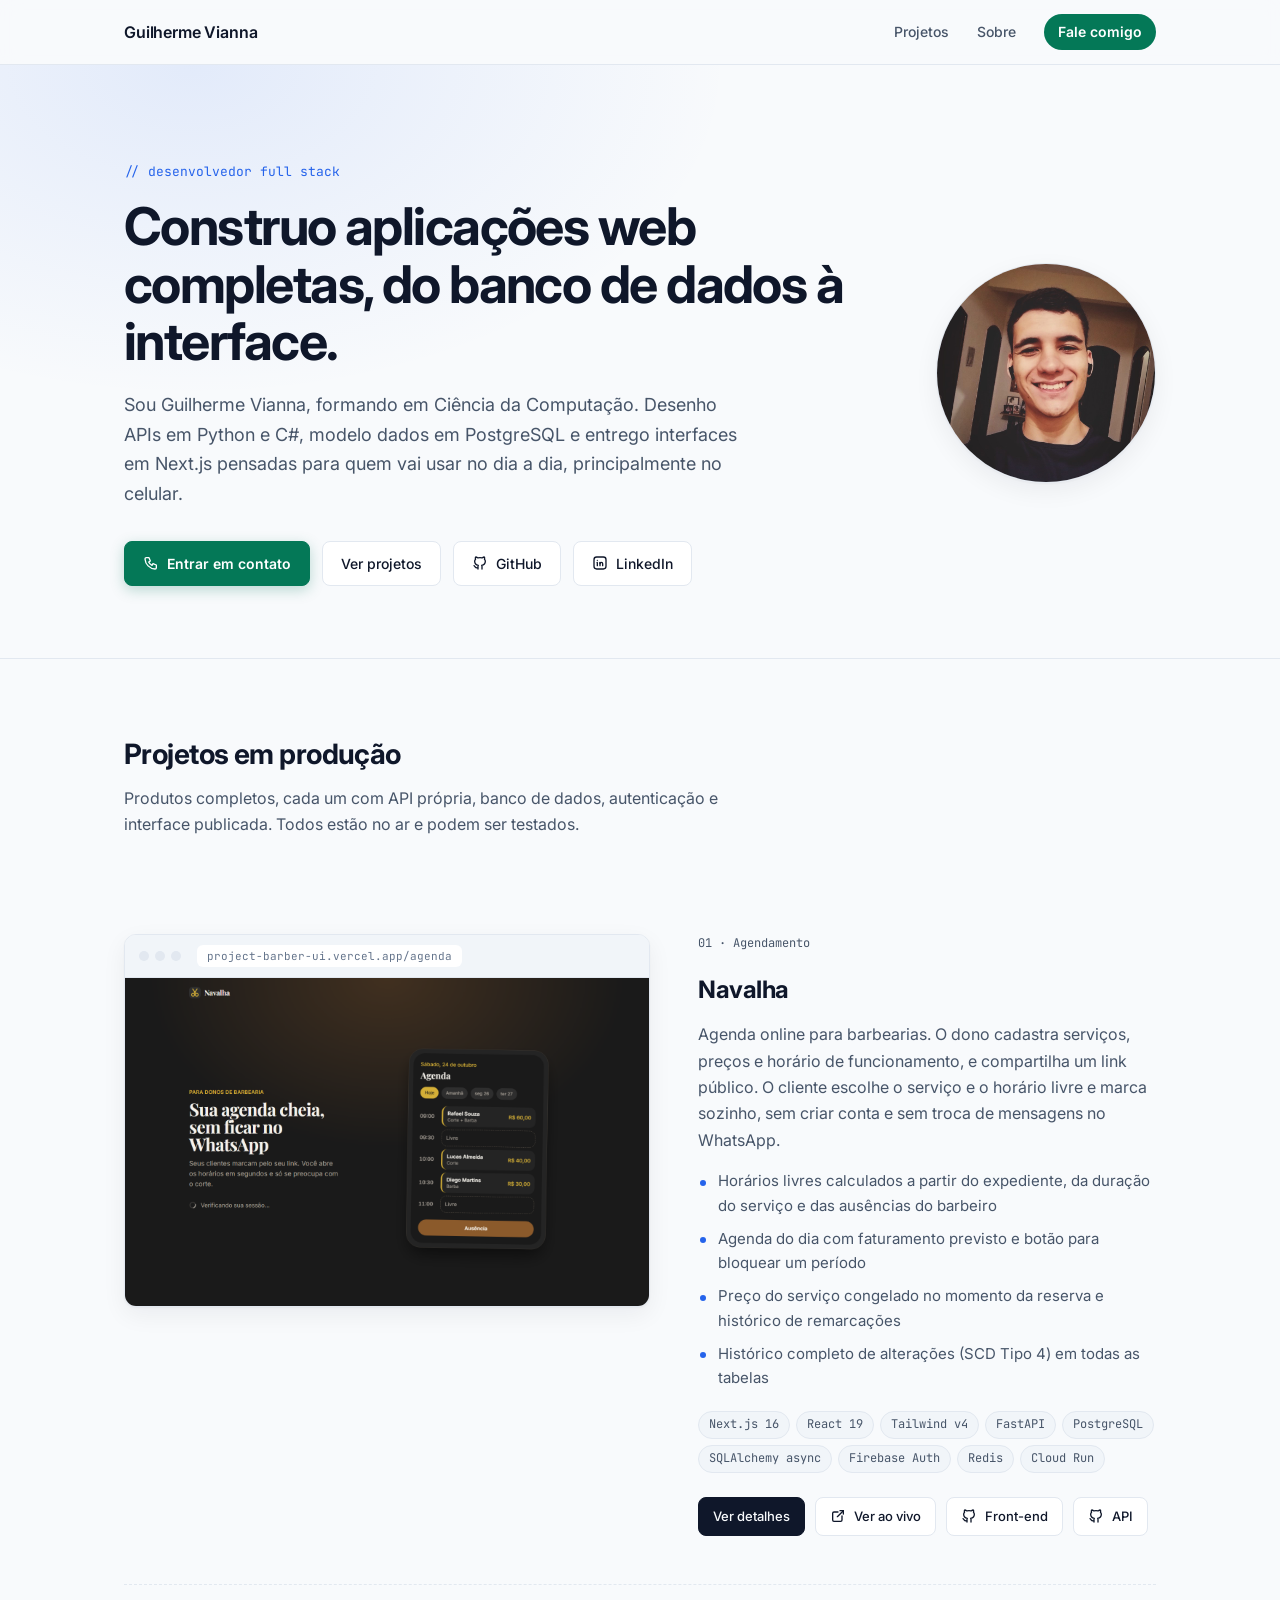
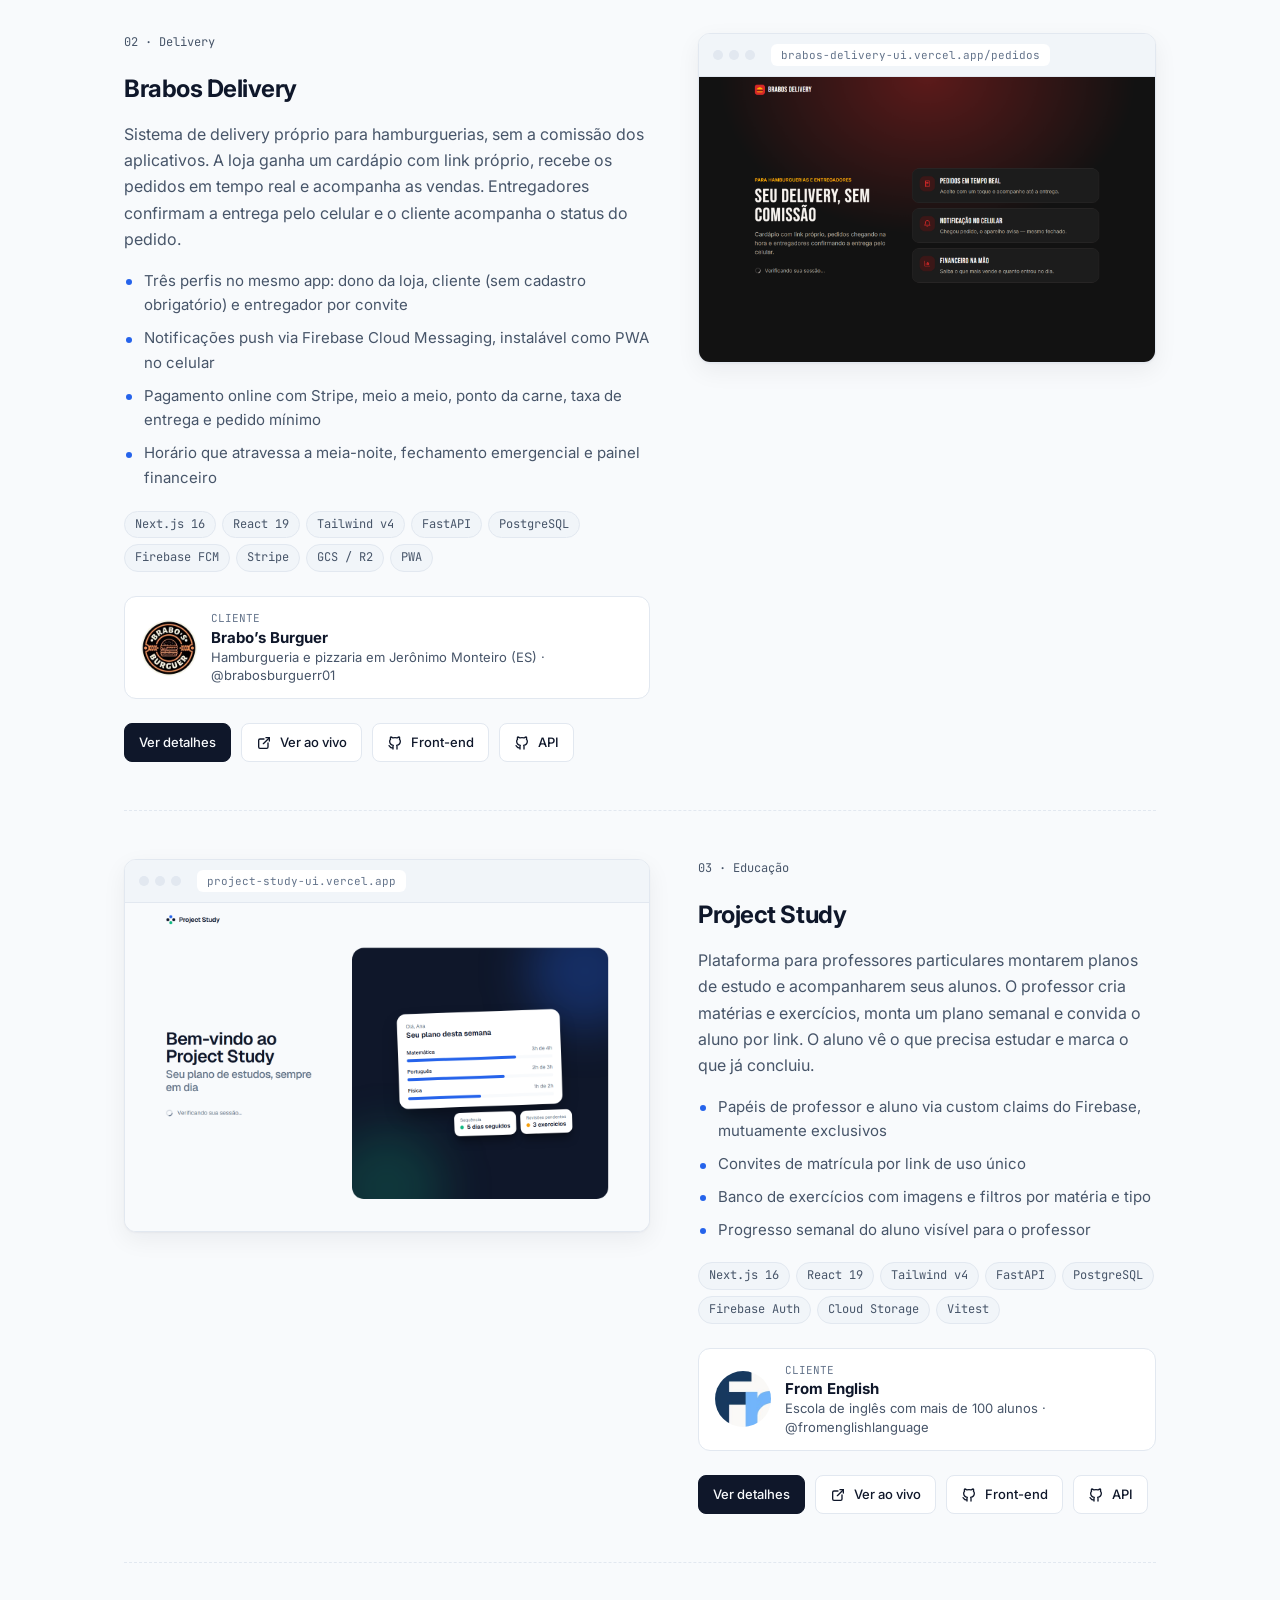
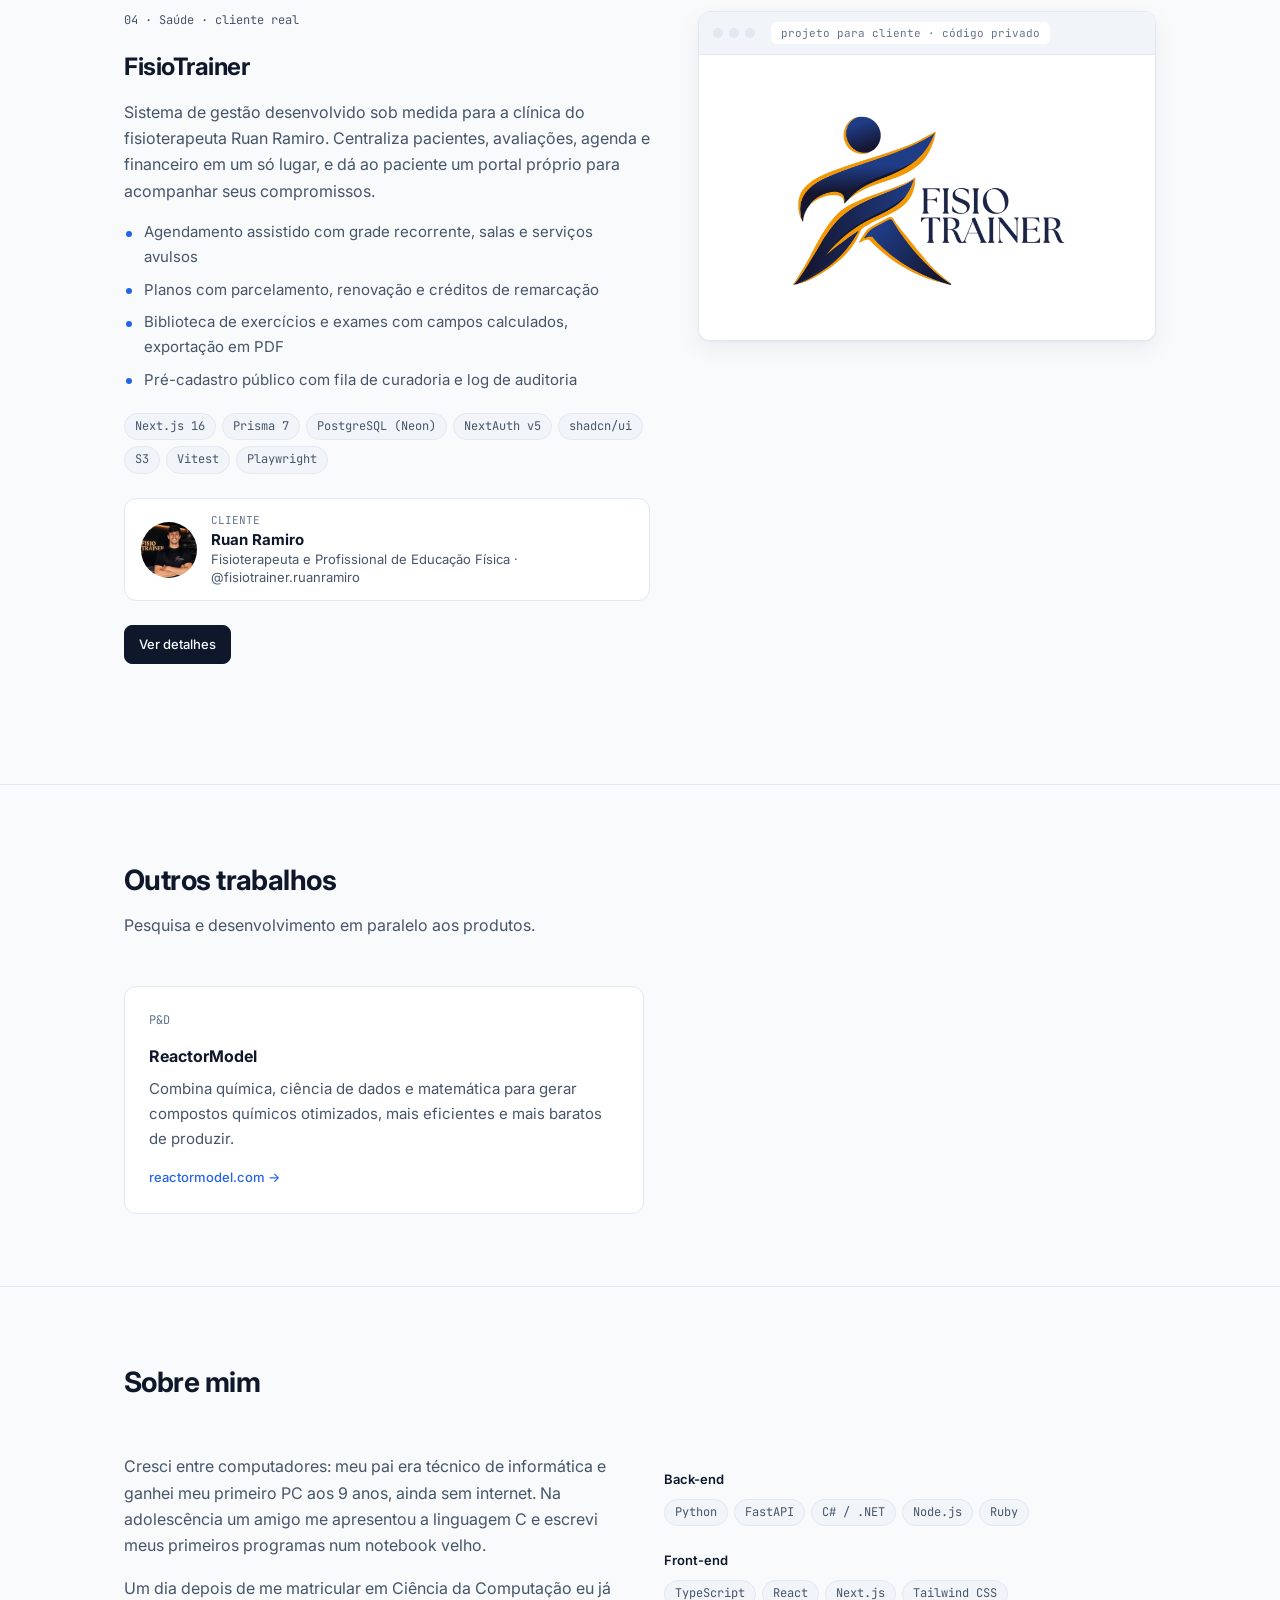
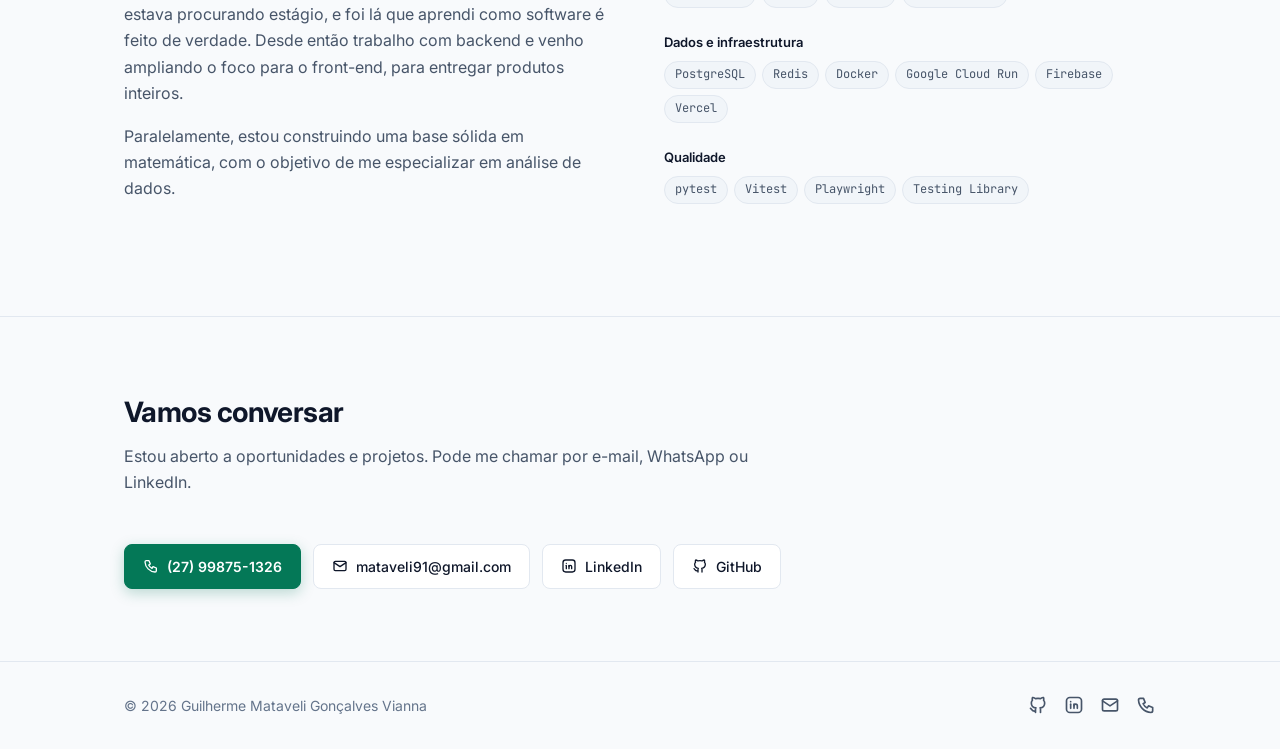
<file: index.html>
<!DOCTYPE html>
<html lang="pt-BR">
  <head>
    <meta charset="UTF-8" />
    <meta name="viewport" content="width=device-width, initial-scale=1.0" />
    <title>Guilherme Vianna · Desenvolvedor Full Stack</title>
    <meta
      name="description"
      content="Portfólio de Guilherme Vianna, desenvolvedor full stack. Aplicações web completas com Next.js, FastAPI, PostgreSQL e Firebase."
    />
    <meta property="og:title" content="Guilherme Vianna · Desenvolvedor Full Stack" />
    <meta
      property="og:description"
      content="Aplicações web completas, do banco de dados à interface."
    />
    <meta property="og:image" content="public/projects/barber.png" />
    <link rel="icon" href="public/eu.jpg" />
    <link rel="stylesheet" href="style.css" />
  </head>
  <body>
    <svg width="0" height="0" style="position: absolute" aria-hidden="true">
      <symbol id="i-github" viewBox="0 0 24 24" fill="none" stroke="currentColor" stroke-width="2" stroke-linecap="round" stroke-linejoin="round">
        <path d="M9 19c-4.3 1.4 -4.3 -2.5 -6 -3m12 5v-3.5c0 -1 .1 -1.4 -.5 -2c2.8 -.3 5.5 -1.4 5.5 -6a4.6 4.6 0 0 0 -1.3 -3.2a4.2 4.2 0 0 0 -.1 -3.2s-1.1 -.3 -3.5 1.3a12.3 12.3 0 0 0 -6.2 0c-2.4 -1.6 -3.5 -1.3 -3.5 -1.3a4.2 4.2 0 0 0 -.1 3.2a4.6 4.6 0 0 0 -1.3 3.2c0 4.6 2.7 5.7 5.5 6c-.6 .6 -.6 1.2 -.5 2v3.5" />
      </symbol>
      <symbol id="i-linkedin" viewBox="0 0 24 24" fill="none" stroke="currentColor" stroke-width="2" stroke-linecap="round" stroke-linejoin="round">
        <path d="M8 11v5" /><path d="M8 8v.01" /><path d="M12 16v-5" /><path d="M16 16v-3a2 2 0 1 0 -4 0" />
        <path d="M3 7a4 4 0 0 1 4 -4h10a4 4 0 0 1 4 4v10a4 4 0 0 1 -4 4h-10a4 4 0 0 1 -4 -4z" />
      </symbol>
      <symbol id="i-mail" viewBox="0 0 24 24" fill="none" stroke="currentColor" stroke-width="2" stroke-linecap="round" stroke-linejoin="round">
        <path d="M3 7a2 2 0 0 1 2 -2h14a2 2 0 0 1 2 2v10a2 2 0 0 1 -2 2h-14a2 2 0 0 1 -2 -2v-10z" /><path d="M3 7l9 6l9 -6" />
      </symbol>
      <symbol id="i-phone" viewBox="0 0 24 24" fill="none" stroke="currentColor" stroke-width="2" stroke-linecap="round" stroke-linejoin="round">
        <path d="M5 4h4l2 5l-2.5 1.5a11 11 0 0 0 5 5l1.5 -2.5l5 2v4a2 2 0 0 1 -2 2a16 16 0 0 1 -15 -15a2 2 0 0 1 2 -2" />
      </symbol>
      <symbol id="i-external" viewBox="0 0 24 24" fill="none" stroke="currentColor" stroke-width="2" stroke-linecap="round" stroke-linejoin="round">
        <path d="M12 6h-6a2 2 0 0 0 -2 2v10a2 2 0 0 0 2 2h10a2 2 0 0 0 2 -2v-6" /><path d="M11 13l9 -9" /><path d="M15 4h5v5" />
      </symbol>
    </svg>

    <header class="site-header">
      <div class="container">
        <a href="#" class="brand">Guilherme Vianna</a>
        <nav class="nav" aria-label="Principal">
          <a href="#projetos">Projetos</a>
          <a href="#sobre">Sobre</a>
          <a href="https://wa.me/5527998751326" class="nav-cta" target="_blank" rel="noopener">Fale comigo</a>
        </nav>
      </div>
    </header>

    <main>
      <div class="hero">
        <div class="container">
          <div>
            <p class="eyebrow">// desenvolvedor full stack</p>
            <h1>Construo aplicações web completas, do banco de dados à interface.</h1>
            <p class="lead">
              Sou Guilherme Vianna, formando em Ciência da Computação. Desenho APIs em
              Python e C#, modelo dados em PostgreSQL e entrego interfaces em Next.js
              pensadas para quem vai usar no dia a dia, principalmente no celular.
            </p>
            <div class="actions">
              <a href="https://wa.me/5527998751326" class="btn btn-cta" target="_blank" rel="noopener">
                <svg><use href="#i-phone" /></svg> Entrar em contato
              </a>
              <a href="#projetos" class="btn">Ver projetos</a>
              <a href="https://github.com/Guilherme-Vianna" class="btn" target="_blank" rel="noopener">
                <svg><use href="#i-github" /></svg> GitHub
              </a>
              <a href="https://www.linkedin.com/in/guilhermemataveli/" class="btn" target="_blank" rel="noopener">
                <svg><use href="#i-linkedin" /></svg> LinkedIn
              </a>
            </div>
          </div>
          <img src="public/eu.jpg" alt="Foto de Guilherme Vianna" class="hero-photo" width="220" height="220" />
        </div>
      </div>

      <section id="projetos">
        <div class="container">
          <div class="section-head">
            <h2>Projetos em produção</h2>
            <p>
              Produtos completos, cada um com API própria, banco de dados, autenticação e
              interface publicada. Todos estão no ar e podem ser testados.
            </p>
          </div>

          <!-- Navalha -->
          <article class="project">
            <div class="project-media">
              <a class="browser" href="https://project-barber-ui.vercel.app/agenda" target="_blank" rel="noopener" aria-label="Abrir Navalha">
                <div class="browser-bar"><span></span><span></span><span></span><span class="url">project-barber-ui.vercel.app/agenda</span></div>
                <img src="public/projects/barber.png" alt="Tela inicial do Navalha mostrando a agenda do dia de uma barbearia" loading="lazy" width="1440" height="900" />
              </a>
            </div>
            <div>
              <p class="project-tag">01 · Agendamento</p>
              <h3><a href="projetos/navalha.html">Navalha</a></h3>
              <p>
                Agenda online para barbearias. O dono cadastra serviços, preços e horário de
                funcionamento, e compartilha um link público. O cliente escolhe o serviço e
                o horário livre e marca sozinho, sem criar conta e sem troca de mensagens no
                WhatsApp.
              </p>
              <ul class="features">
                <li>Horários livres calculados a partir do expediente, da duração do serviço e das ausências do barbeiro</li>
                <li>Agenda do dia com faturamento previsto e botão para bloquear um período</li>
                <li>Preço do serviço congelado no momento da reserva e histórico de remarcações</li>
                <li>Histórico completo de alterações (SCD Tipo 4) em todas as tabelas</li>
              </ul>
              <ul class="stack">
                <li>Next.js 16</li><li>React 19</li><li>Tailwind v4</li><li>FastAPI</li><li>PostgreSQL</li><li>SQLAlchemy async</li><li>Firebase Auth</li><li>Redis</li><li>Cloud Run</li>
              </ul>
              <div class="links">
                <a class="btn btn-primary" href="projetos/navalha.html">Ver detalhes</a>
                <a class="btn" href="https://project-barber-ui.vercel.app/agenda" target="_blank" rel="noopener"><svg><use href="#i-external" /></svg> Ver ao vivo</a>
                <a class="btn" href="https://github.com/Guilherme-Vianna/project-barber-ui" target="_blank" rel="noopener"><svg><use href="#i-github" /></svg> Front-end</a>
                <a class="btn" href="https://github.com/Guilherme-Vianna/project-barber-api" target="_blank" rel="noopener"><svg><use href="#i-github" /></svg> API</a>
              </div>
            </div>
          </article>

          <!-- Brabos Delivery -->
          <article class="project">
            <div class="project-media">
              <a class="browser" href="https://brabos-delivery-ui.vercel.app/pedidos" target="_blank" rel="noopener" aria-label="Abrir Brabos Delivery">
                <div class="browser-bar"><span></span><span></span><span></span><span class="url">brabos-delivery-ui.vercel.app/pedidos</span></div>
                <img src="public/projects/delivery.png" alt="Tela inicial do Brabos Delivery com destaques de pedidos em tempo real, notificações e financeiro" loading="lazy" width="1440" height="900" />
              </a>
            </div>
            <div>
              <p class="project-tag">02 · Delivery</p>
              <h3><a href="projetos/brabos-delivery.html">Brabos Delivery</a></h3>
              <p>
                Sistema de delivery próprio para hamburguerias, sem a comissão dos
                aplicativos. A loja ganha um cardápio com link próprio, recebe os pedidos em
                tempo real e acompanha as vendas. Entregadores confirmam a entrega pelo
                celular e o cliente acompanha o status do pedido.
              </p>
              <ul class="features">
                <li>Três perfis no mesmo app: dono da loja, cliente (sem cadastro obrigatório) e entregador por convite</li>
                <li>Notificações push via Firebase Cloud Messaging, instalável como PWA no celular</li>
                <li>Pagamento online com Stripe, meio a meio, ponto da carne, taxa de entrega e pedido mínimo</li>
                <li>Horário que atravessa a meia-noite, fechamento emergencial e painel financeiro</li>
              </ul>
              <ul class="stack">
                <li>Next.js 16</li><li>React 19</li><li>Tailwind v4</li><li>FastAPI</li><li>PostgreSQL</li><li>Firebase FCM</li><li>Stripe</li><li>GCS / R2</li><li>PWA</li>
              </ul>
              <a class="client" href="https://www.instagram.com/brabosburguerr01/" target="_blank" rel="noopener">
                <img src="public/projects/brabos.jpg" alt="Logo da Brabo’s Burguer" width="56" height="56" loading="lazy" />
                <span>
                  <span class="client-label">Cliente</span>
                  <strong>Brabo’s Burguer</strong>
                  <span class="client-role">Hamburgueria e pizzaria em Jerônimo Monteiro (ES) · @brabosburguerr01</span>
                </span>
              </a>
              <div class="links">
                <a class="btn btn-primary" href="projetos/brabos-delivery.html">Ver detalhes</a>
                <a class="btn" href="https://brabos-delivery-ui.vercel.app/pedidos" target="_blank" rel="noopener"><svg><use href="#i-external" /></svg> Ver ao vivo</a>
                <a class="btn" href="https://github.com/Guilherme-Vianna/brabos-delivery-ui" target="_blank" rel="noopener"><svg><use href="#i-github" /></svg> Front-end</a>
                <a class="btn" href="https://github.com/Guilherme-Vianna/brabos-delivery-api" target="_blank" rel="noopener"><svg><use href="#i-github" /></svg> API</a>
              </div>
            </div>
          </article>

          <!-- Project Study -->
          <article class="project">
            <div class="project-media">
              <a class="browser" href="https://project-study-ui.vercel.app/" target="_blank" rel="noopener" aria-label="Abrir Project Study">
                <div class="browser-bar"><span></span><span></span><span></span><span class="url">project-study-ui.vercel.app</span></div>
                <img src="public/projects/study.png" alt="Tela inicial do Project Study com o plano de estudos semanal de uma aluna" loading="lazy" width="1440" height="900" />
              </a>
            </div>
            <div>
              <p class="project-tag">03 · Educação</p>
              <h3><a href="projetos/project-study.html">Project Study</a></h3>
              <p>
                Plataforma para professores particulares montarem planos de estudo e
                acompanharem seus alunos. O professor cria matérias e exercícios, monta um
                plano semanal e convida o aluno por link. O aluno vê o que precisa estudar e
                marca o que já concluiu.
              </p>
              <ul class="features">
                <li>Papéis de professor e aluno via custom claims do Firebase, mutuamente exclusivos</li>
                <li>Convites de matrícula por link de uso único</li>
                <li>Banco de exercícios com imagens e filtros por matéria e tipo</li>
                <li>Progresso semanal do aluno visível para o professor</li>
              </ul>
              <ul class="stack">
                <li>Next.js 16</li><li>React 19</li><li>Tailwind v4</li><li>FastAPI</li><li>PostgreSQL</li><li>Firebase Auth</li><li>Cloud Storage</li><li>Vitest</li>
              </ul>
              <a class="client" href="https://www.instagram.com/fromenglishlanguage/" target="_blank" rel="noopener">
                <img src="public/projects/fromenglish.jpg" alt="Logo da From English" width="56" height="56" loading="lazy" />
                <span>
                  <span class="client-label">Cliente</span>
                  <strong>From English</strong>
                  <span class="client-role">Escola de inglês com mais de 100 alunos · @fromenglishlanguage</span>
                </span>
              </a>
              <div class="links">
                <a class="btn btn-primary" href="projetos/project-study.html">Ver detalhes</a>
                <a class="btn" href="https://project-study-ui.vercel.app/" target="_blank" rel="noopener"><svg><use href="#i-external" /></svg> Ver ao vivo</a>
                <a class="btn" href="https://github.com/Guilherme-Vianna/project-study-ui" target="_blank" rel="noopener"><svg><use href="#i-github" /></svg> Front-end</a>
                <a class="btn" href="https://github.com/Guilherme-Vianna/project-study-api" target="_blank" rel="noopener"><svg><use href="#i-github" /></svg> API</a>
              </div>
            </div>
          </article>

          <!-- FisioTrainer -->
          <article class="project">
            <div class="project-media">
              <div class="browser">
                <div class="browser-bar"><span></span><span></span><span></span><span class="url">projeto para cliente · código privado</span></div>
                <div class="logo-media">
                  <img src="public/projects/fisio-logo.png" alt="Logo do FisioTrainer" loading="lazy" />
                </div>
              </div>
            </div>
            <div>
              <p class="project-tag">04 · Saúde · cliente real</p>
              <h3><a href="projetos/fisiotrainer.html">FisioTrainer</a></h3>
              <p>
                Sistema de gestão desenvolvido sob medida para a clínica do fisioterapeuta
                Ruan Ramiro.
                Centraliza pacientes, avaliações, agenda e financeiro em um só lugar, e dá ao
                paciente um portal próprio para acompanhar seus compromissos.
              </p>
              <ul class="features">
                <li>Agendamento assistido com grade recorrente, salas e serviços avulsos</li>
                <li>Planos com parcelamento, renovação e créditos de remarcação</li>
                <li>Biblioteca de exercícios e exames com campos calculados, exportação em PDF</li>
                <li>Pré-cadastro público com fila de curadoria e log de auditoria</li>
              </ul>
              <ul class="stack">
                <li>Next.js 16</li><li>Prisma 7</li><li>PostgreSQL (Neon)</li><li>NextAuth v5</li><li>shadcn/ui</li><li>S3</li><li>Vitest</li><li>Playwright</li>
              </ul>
              <a class="client" href="https://www.instagram.com/fisiotrainer.ruanramiro/" target="_blank" rel="noopener">
                <img src="public/projects/ruan.jpg" alt="Foto de Ruan Ramiro" width="56" height="56" loading="lazy" />
                <span>
                  <span class="client-label">Cliente</span>
                  <strong>Ruan Ramiro</strong>
                  <span class="client-role">Fisioterapeuta e Profissional de Educação Física · @fisiotrainer.ruanramiro</span>
                </span>
              </a>
              <div class="links">
                <a class="btn btn-primary" href="projetos/fisiotrainer.html">Ver detalhes</a>
              </div>
            </div>
          </article>
        </div>
      </section>


      <section id="outros">
        <div class="container">
          <div class="section-head">
            <h2>Outros trabalhos</h2>
            <p>Pesquisa e desenvolvimento em paralelo aos produtos.</p>
          </div>
          <div class="others">
            <a class="card" href="https://www.reactormodel.com/software/" target="_blank" rel="noopener">
              <span class="num">P&amp;D</span>
              <h4>ReactorModel</h4>
              <p>Combina química, ciência de dados e matemática para gerar compostos químicos otimizados, mais eficientes e mais baratos de produzir.</p>
              <span class="more">reactormodel.com →</span>
            </a>
          </div>
        </div>
      </section>

      <section id="sobre">
        <div class="container">
          <div class="section-head">
            <h2>Sobre mim</h2>
          </div>
          <div class="about">
            <div>
              <p>
                Cresci entre computadores: meu pai era técnico de informática e ganhei meu
                primeiro PC aos 9 anos, ainda sem internet. Na adolescência um amigo me
                apresentou a linguagem C e escrevi meus primeiros programas num notebook
                velho.
              </p>
              <p>
                Um dia depois de me matricular em Ciência da Computação eu já estava
                procurando estágio, e foi lá que aprendi como software é feito de verdade.
                Desde então trabalho com backend e venho ampliando o foco para o front-end,
                para entregar produtos inteiros.
              </p>
              <p>
                Paralelamente, estou construindo uma base sólida em matemática, com o
                objetivo de me especializar em análise de dados.
              </p>
            </div>
            <dl class="skills">
              <dt>Back-end</dt>
              <dd><ul class="stack"><li>Python</li><li>FastAPI</li><li>C# / .NET</li><li>Node.js</li><li>Ruby</li></ul></dd>
              <dt>Front-end</dt>
              <dd><ul class="stack"><li>TypeScript</li><li>React</li><li>Next.js</li><li>Tailwind CSS</li></ul></dd>
              <dt>Dados e infraestrutura</dt>
              <dd><ul class="stack"><li>PostgreSQL</li><li>Redis</li><li>Docker</li><li>Google Cloud Run</li><li>Firebase</li><li>Vercel</li></ul></dd>
              <dt>Qualidade</dt>
              <dd><ul class="stack"><li>pytest</li><li>Vitest</li><li>Playwright</li><li>Testing Library</li></ul></dd>
            </dl>
          </div>
        </div>
      </section>

      <section id="contato">
        <div class="container">
          <div class="section-head">
            <h2>Vamos conversar</h2>
            <p>Estou aberto a oportunidades e projetos. Pode me chamar por e-mail, WhatsApp ou LinkedIn.</p>
          </div>
          <div class="actions">
            <a href="https://wa.me/5527998751326" class="btn btn-cta" target="_blank" rel="noopener"><svg><use href="#i-phone" /></svg> (27) 99875-1326</a>
            <a href="mailto:mataveli91@gmail.com" class="btn"><svg><use href="#i-mail" /></svg> mataveli91@gmail.com</a>
            <a href="https://www.linkedin.com/in/guilhermemataveli/" class="btn" target="_blank" rel="noopener"><svg><use href="#i-linkedin" /></svg> LinkedIn</a>
            <a href="https://github.com/Guilherme-Vianna" class="btn" target="_blank" rel="noopener"><svg><use href="#i-github" /></svg> GitHub</a>
          </div>
        </div>
      </section>
    </main>

    <footer class="site-footer">
      <div class="container">
        <span>© <span id="year">2026</span> Guilherme Mataveli Gonçalves Vianna</span>
        <div class="social">
          <a href="https://github.com/Guilherme-Vianna" aria-label="GitHub" target="_blank" rel="noopener"><svg><use href="#i-github" /></svg></a>
          <a href="https://www.linkedin.com/in/guilhermemataveli/" aria-label="LinkedIn" target="_blank" rel="noopener"><svg><use href="#i-linkedin" /></svg></a>
          <a href="mailto:mataveli91@gmail.com" aria-label="E-mail"><svg><use href="#i-mail" /></svg></a>
          <a href="https://wa.me/5527998751326" aria-label="WhatsApp (27) 99875-1326" target="_blank" rel="noopener"><svg><use href="#i-phone" /></svg></a>
        </div>
      </div>
    </footer>
    <script>
      document.getElementById("year").textContent = new Date().getFullYear();
    </script>
  </body>
</html>
</file>
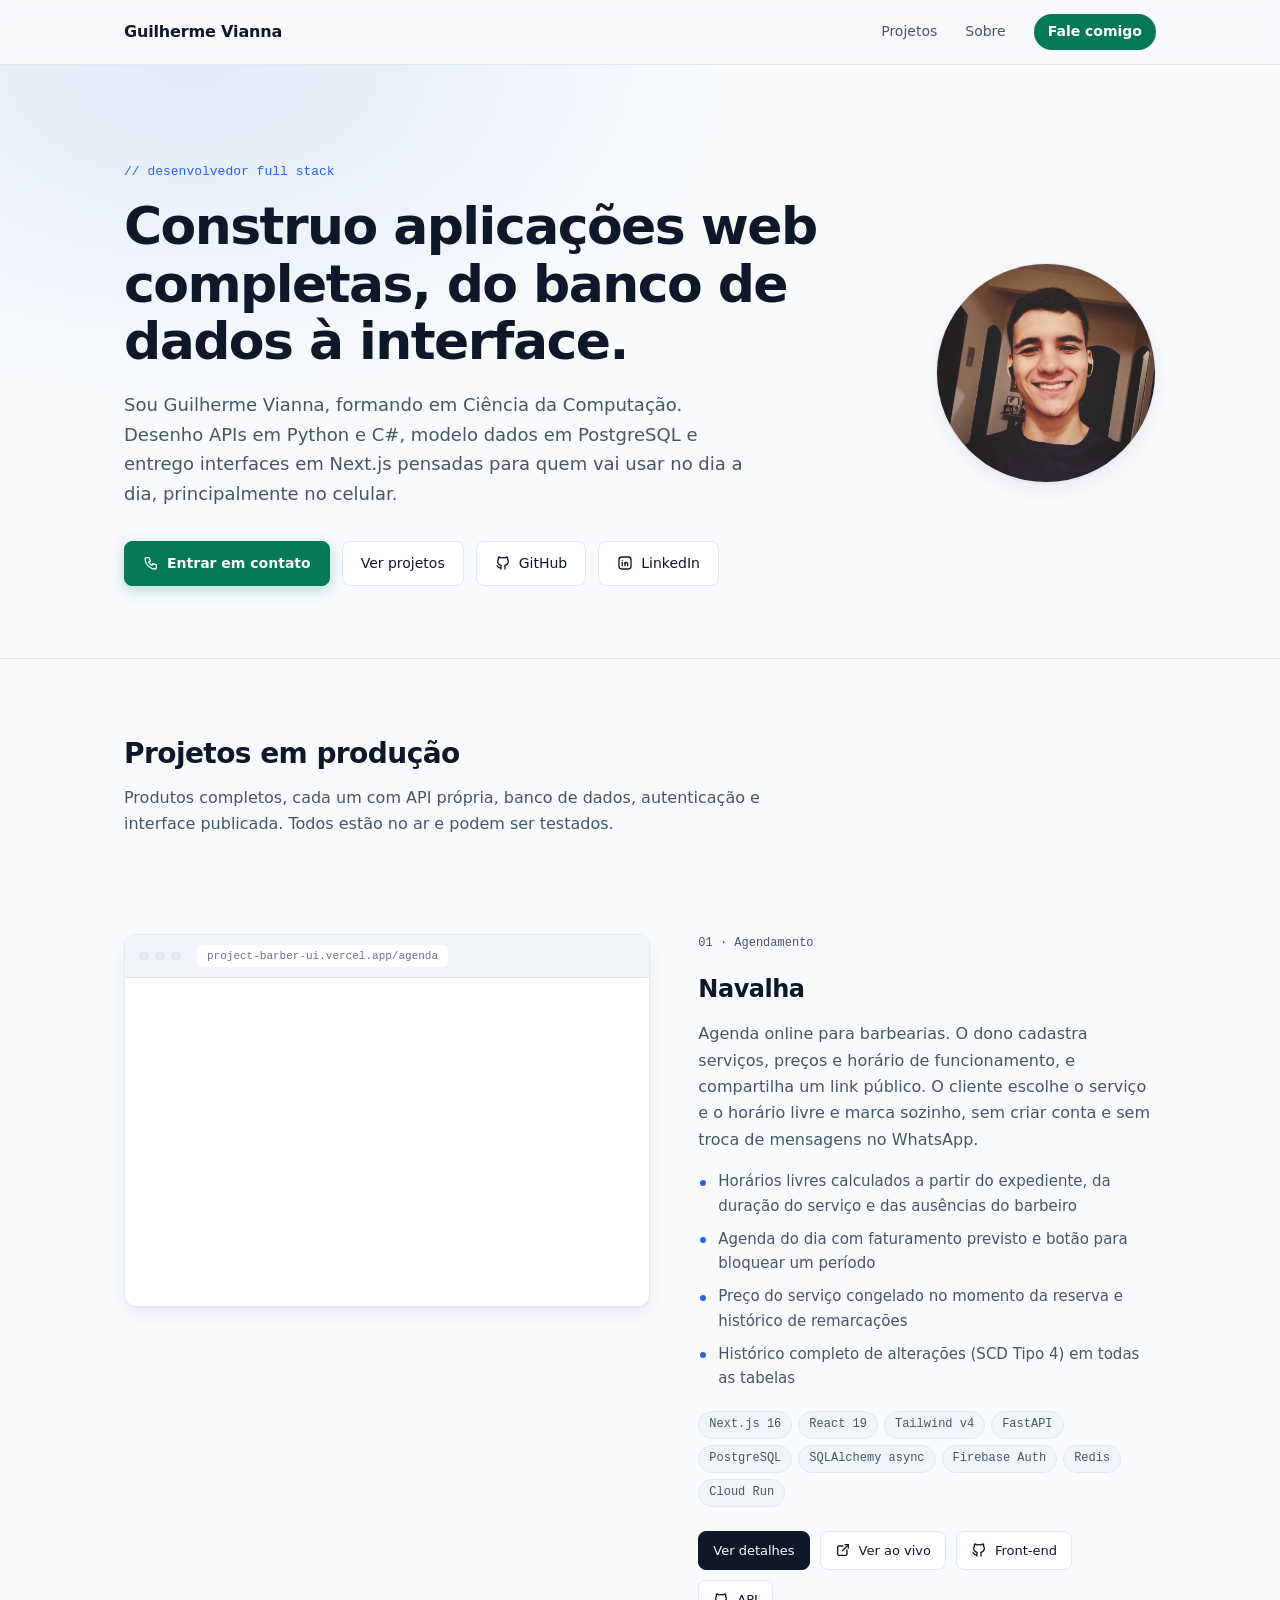
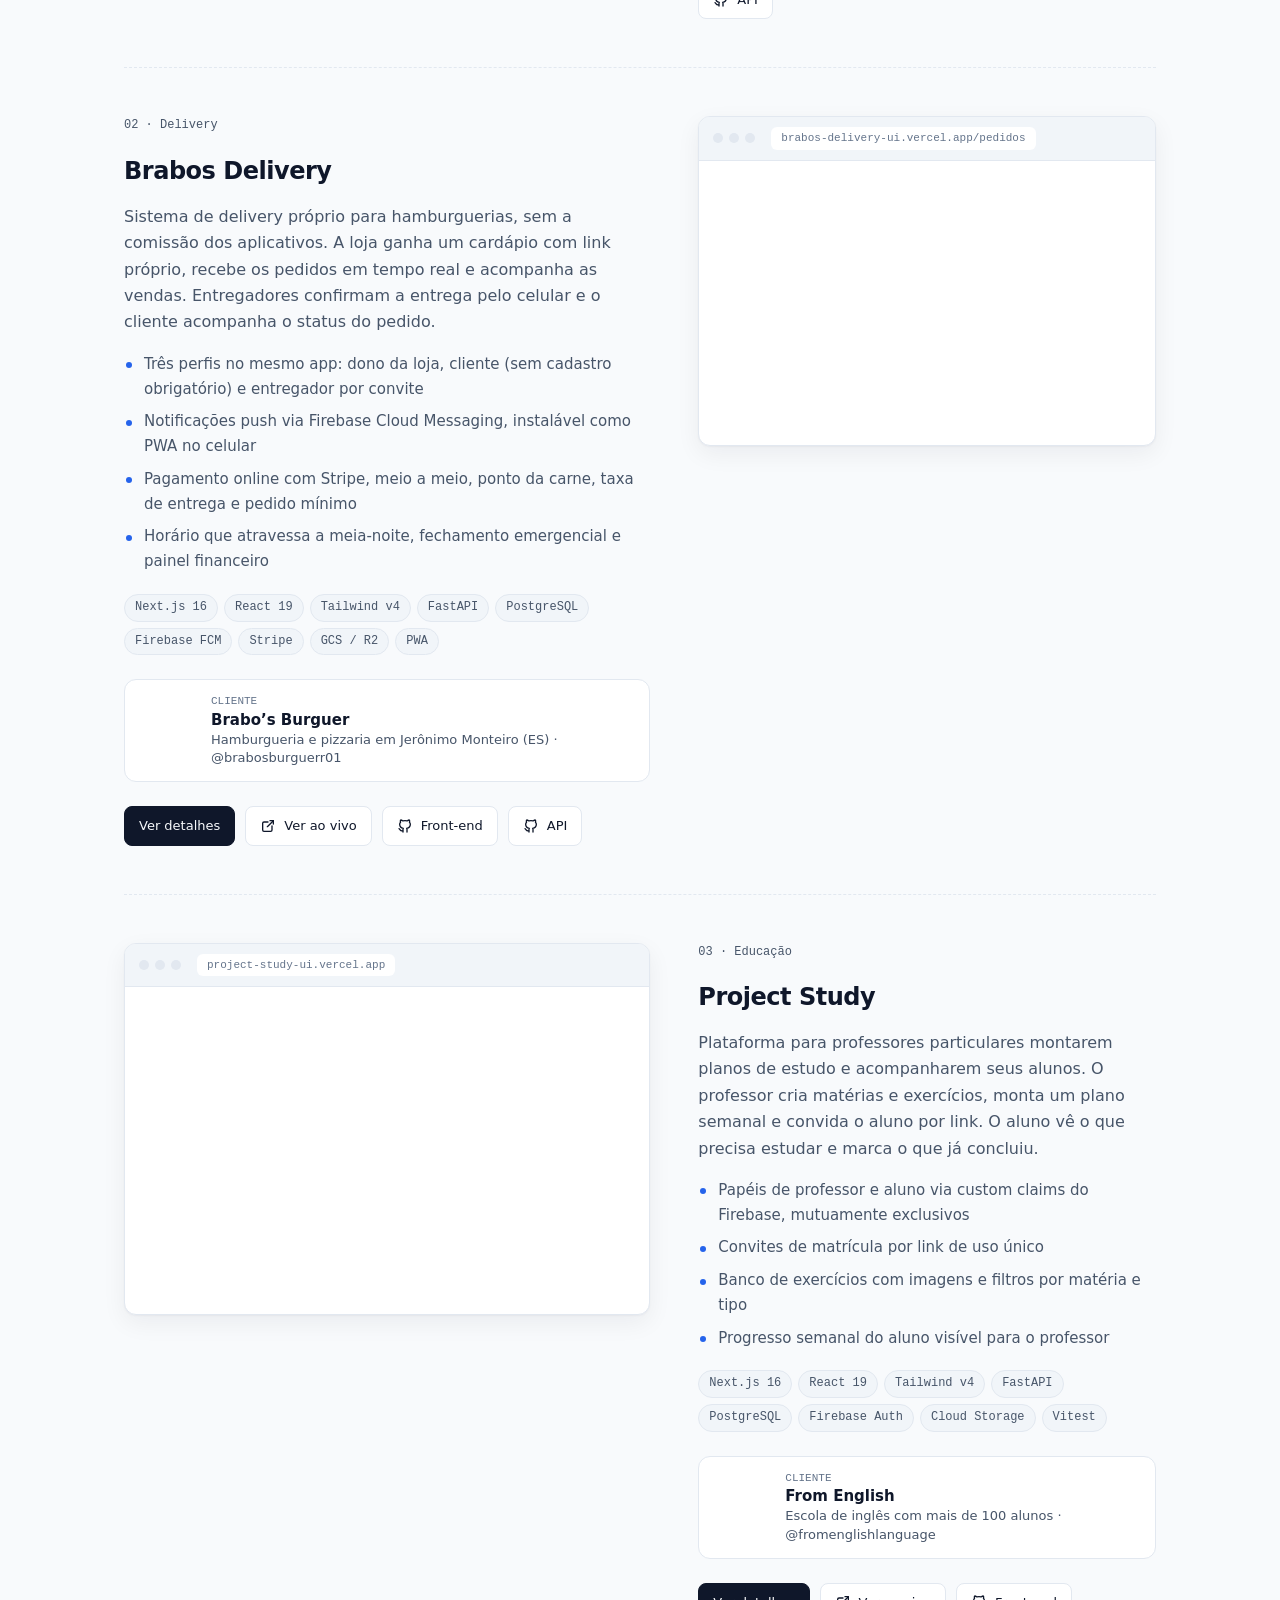
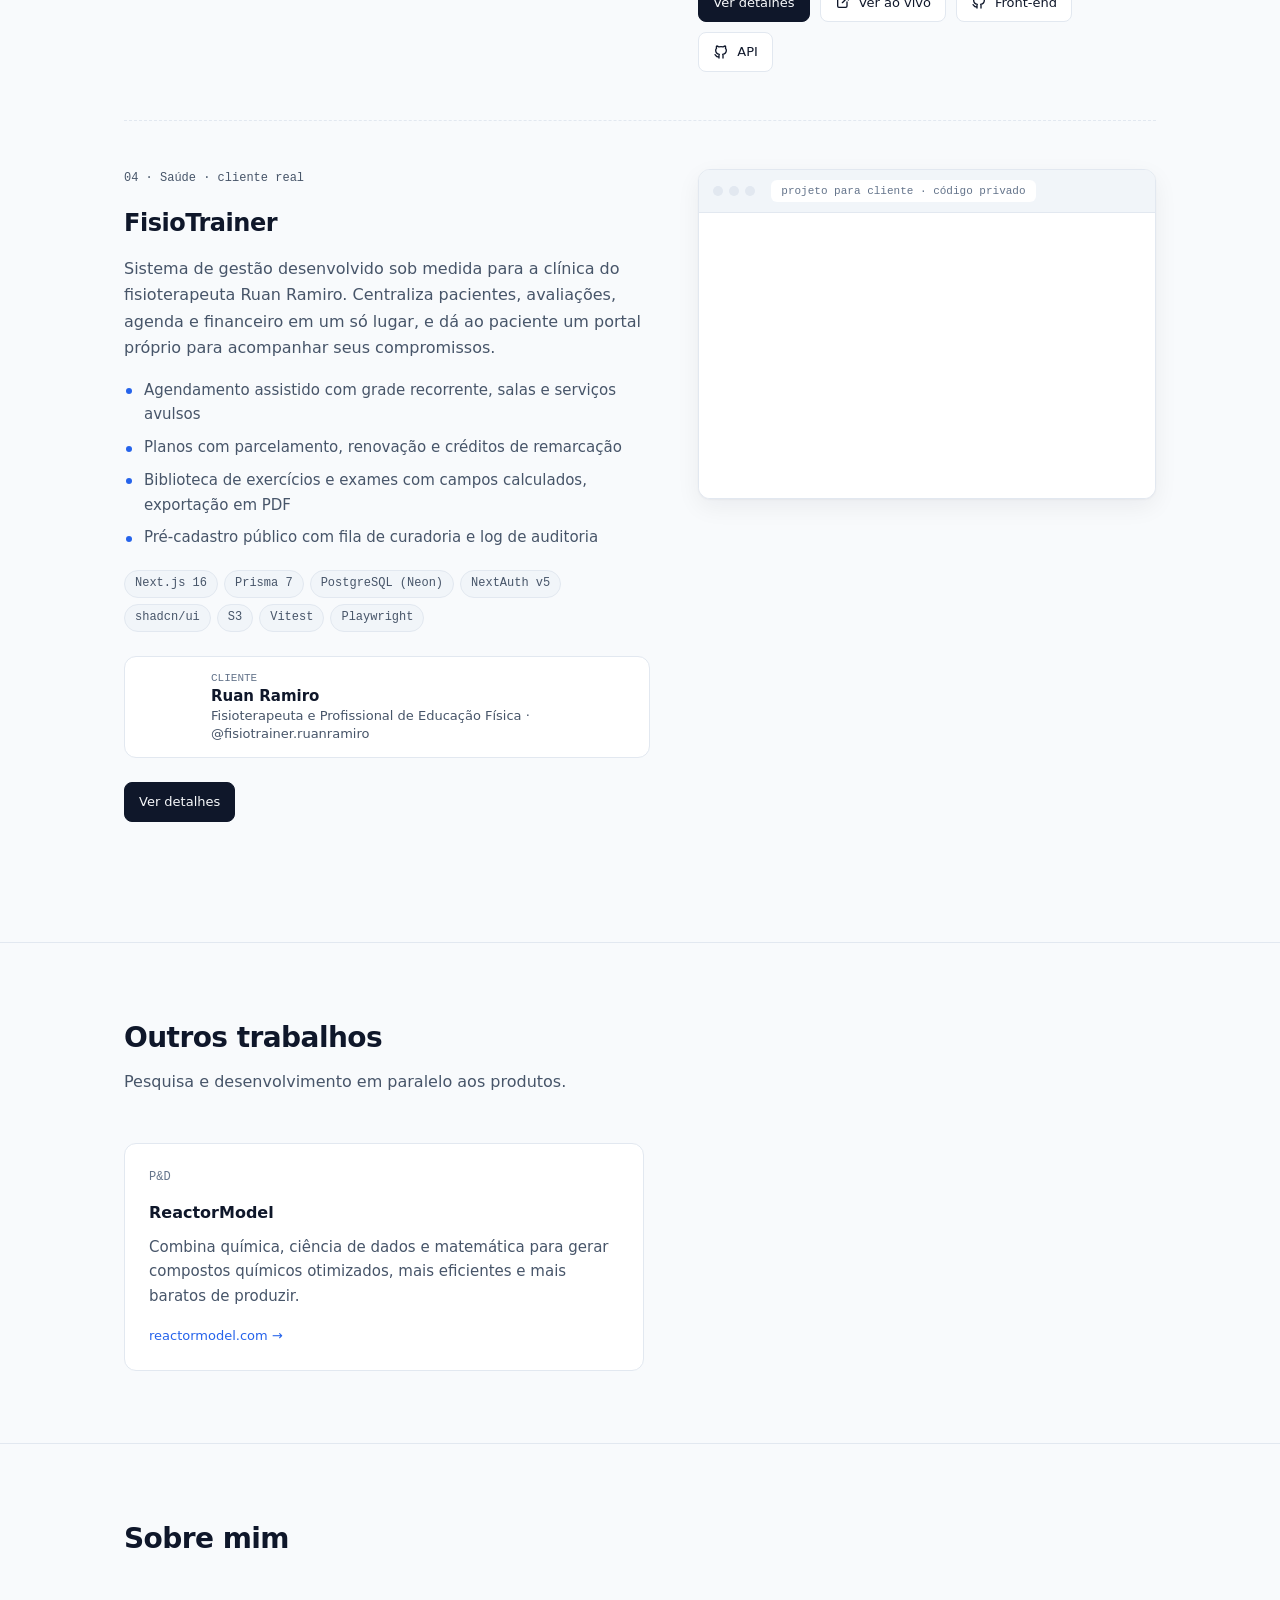
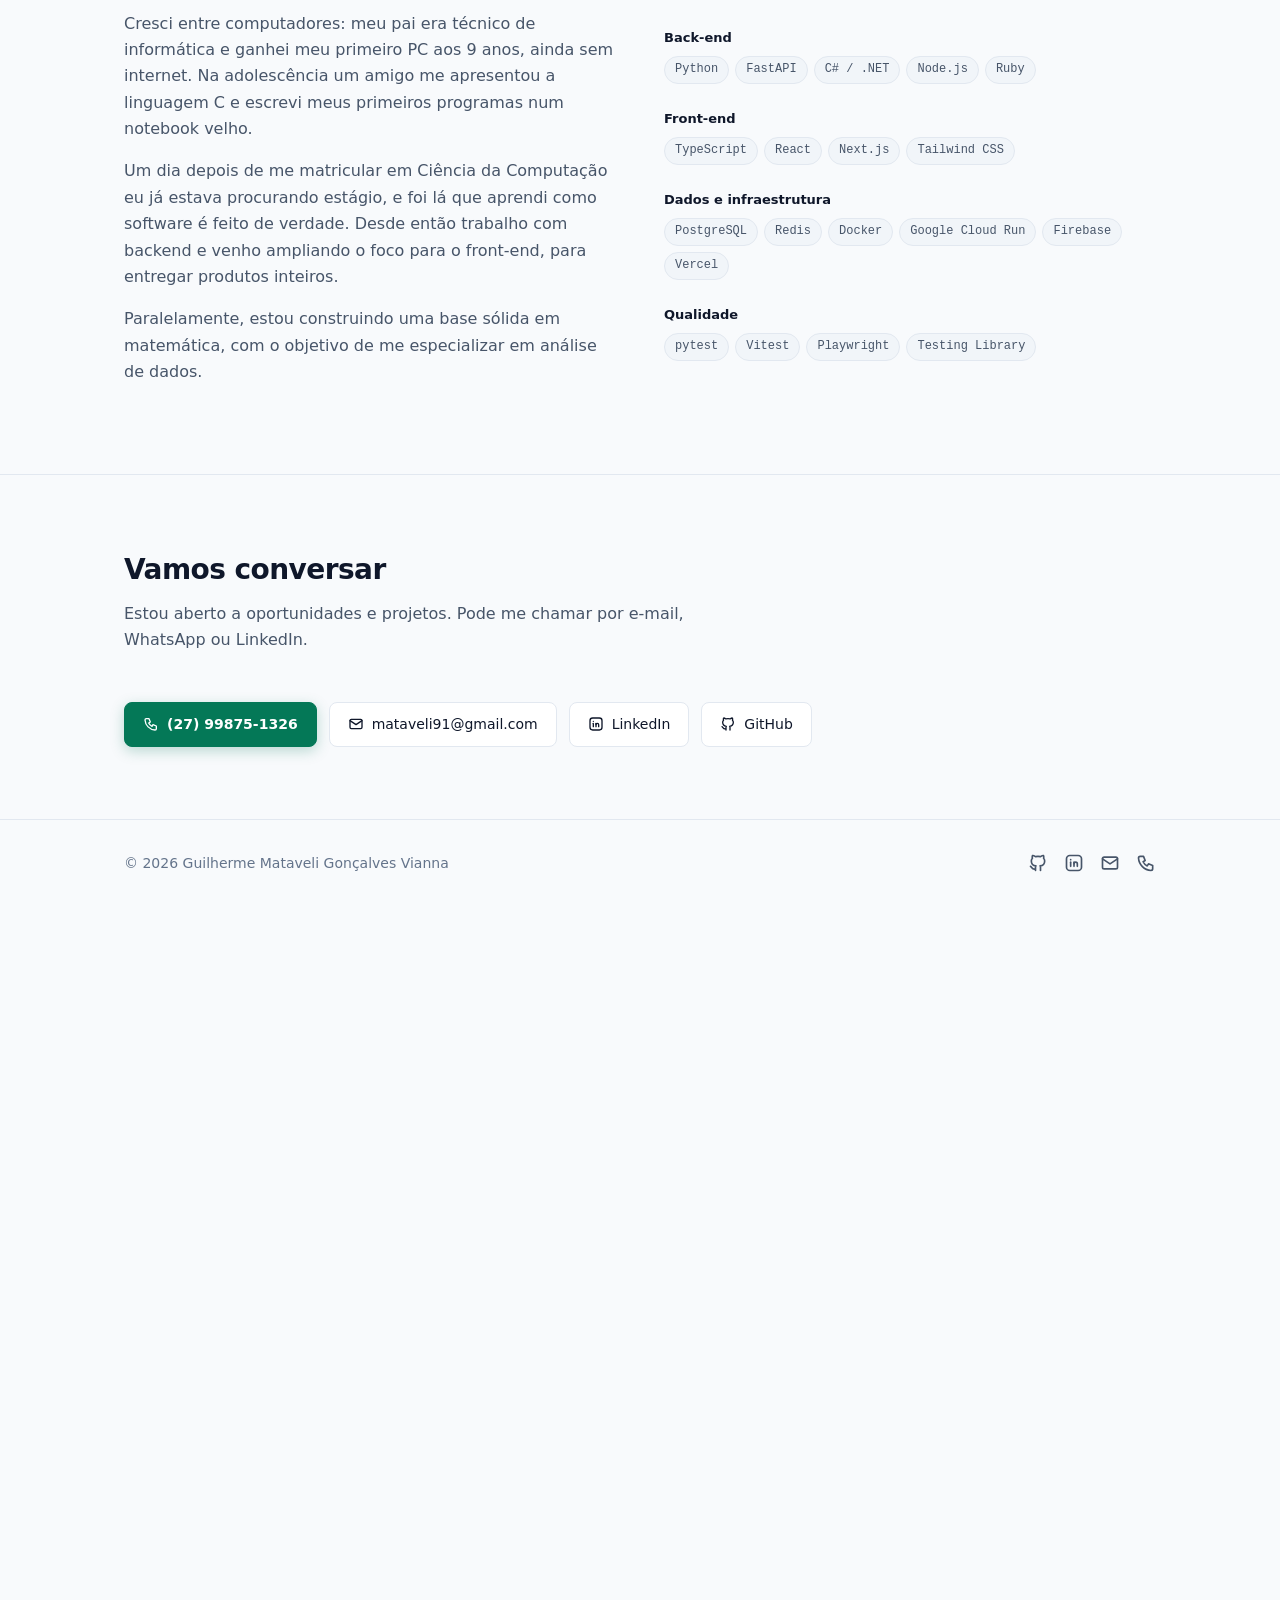
<file: about.html>
<!DOCTYPE html>
<html lang="pt-BR">
  <head>
    <meta charset="UTF-8" />
    <meta http-equiv="refresh" content="0; url=index.html#sobre" />
    <link rel="canonical" href="index.html#sobre" />
    <title>Sobre mim · Guilherme Vianna</title>
  </head>
  <body>
    <a href="index.html#sobre">Sobre mim</a>
  </body>
</html>
</file>
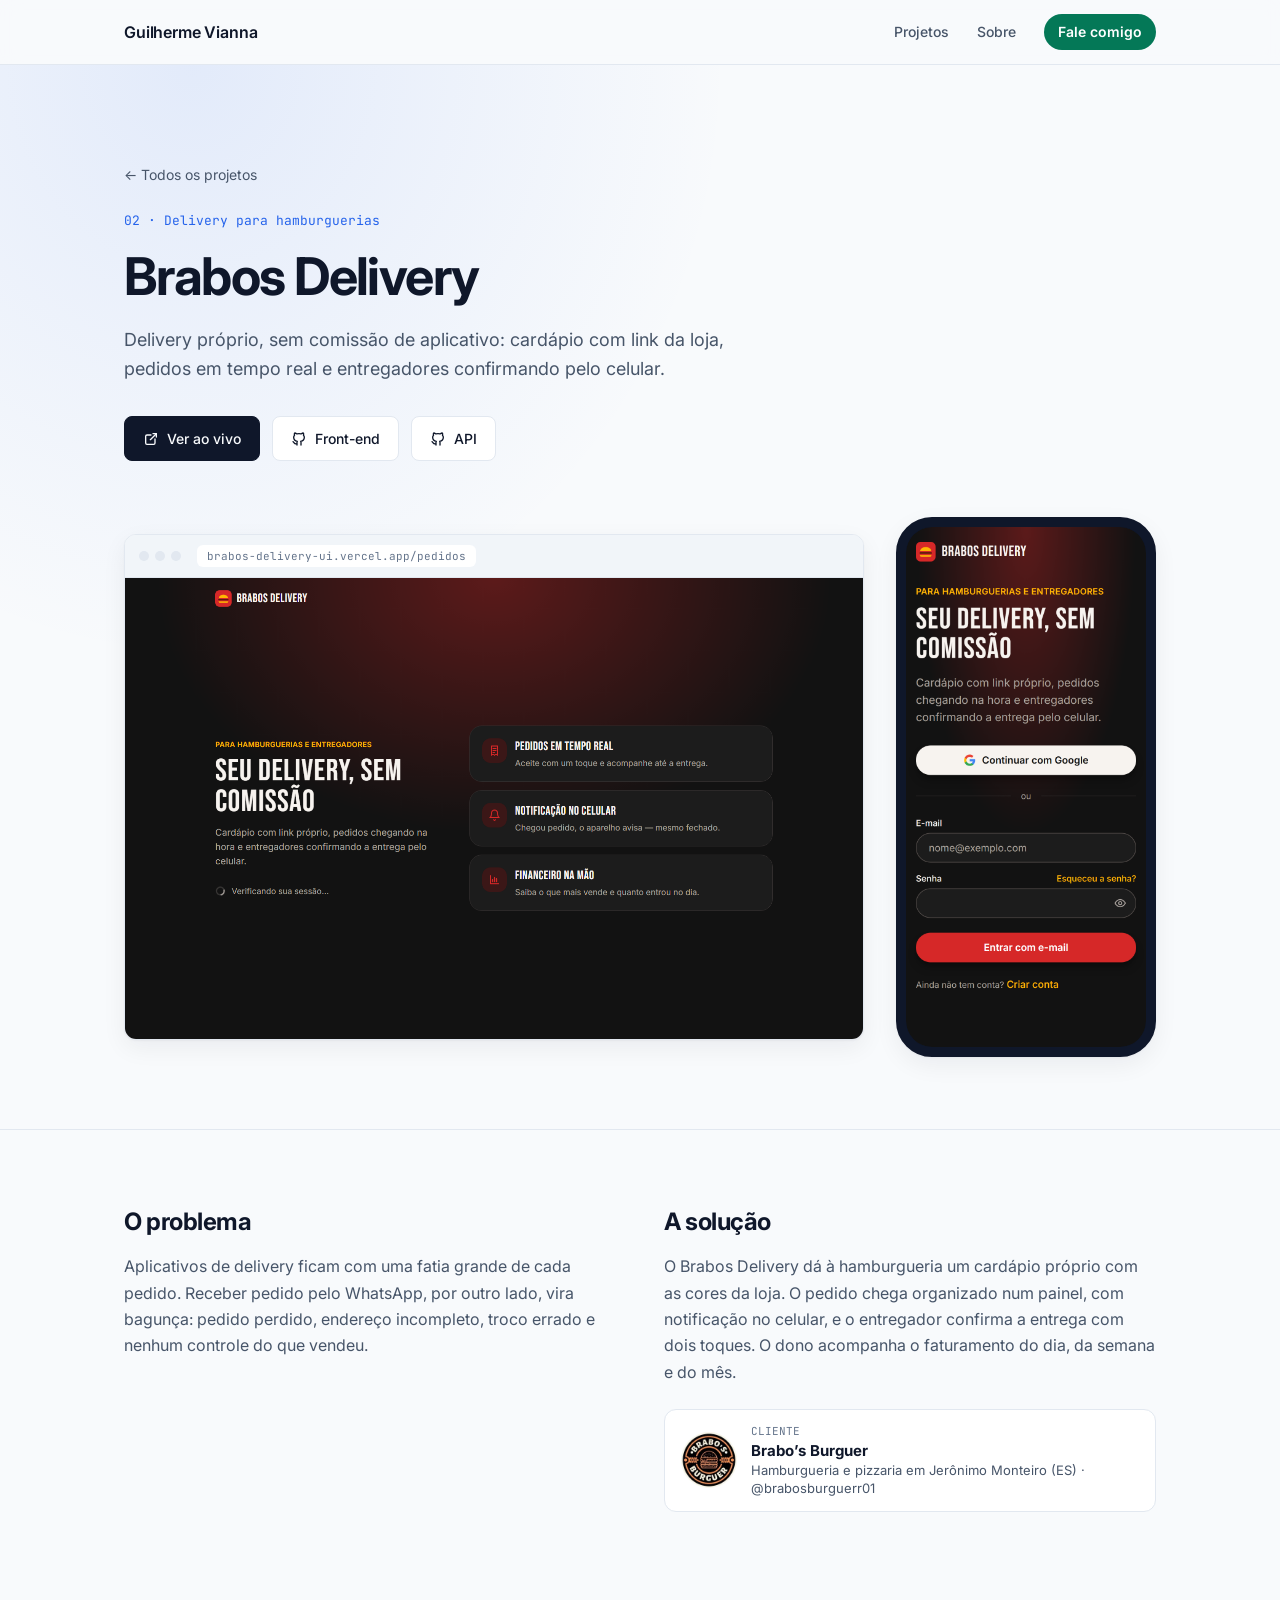
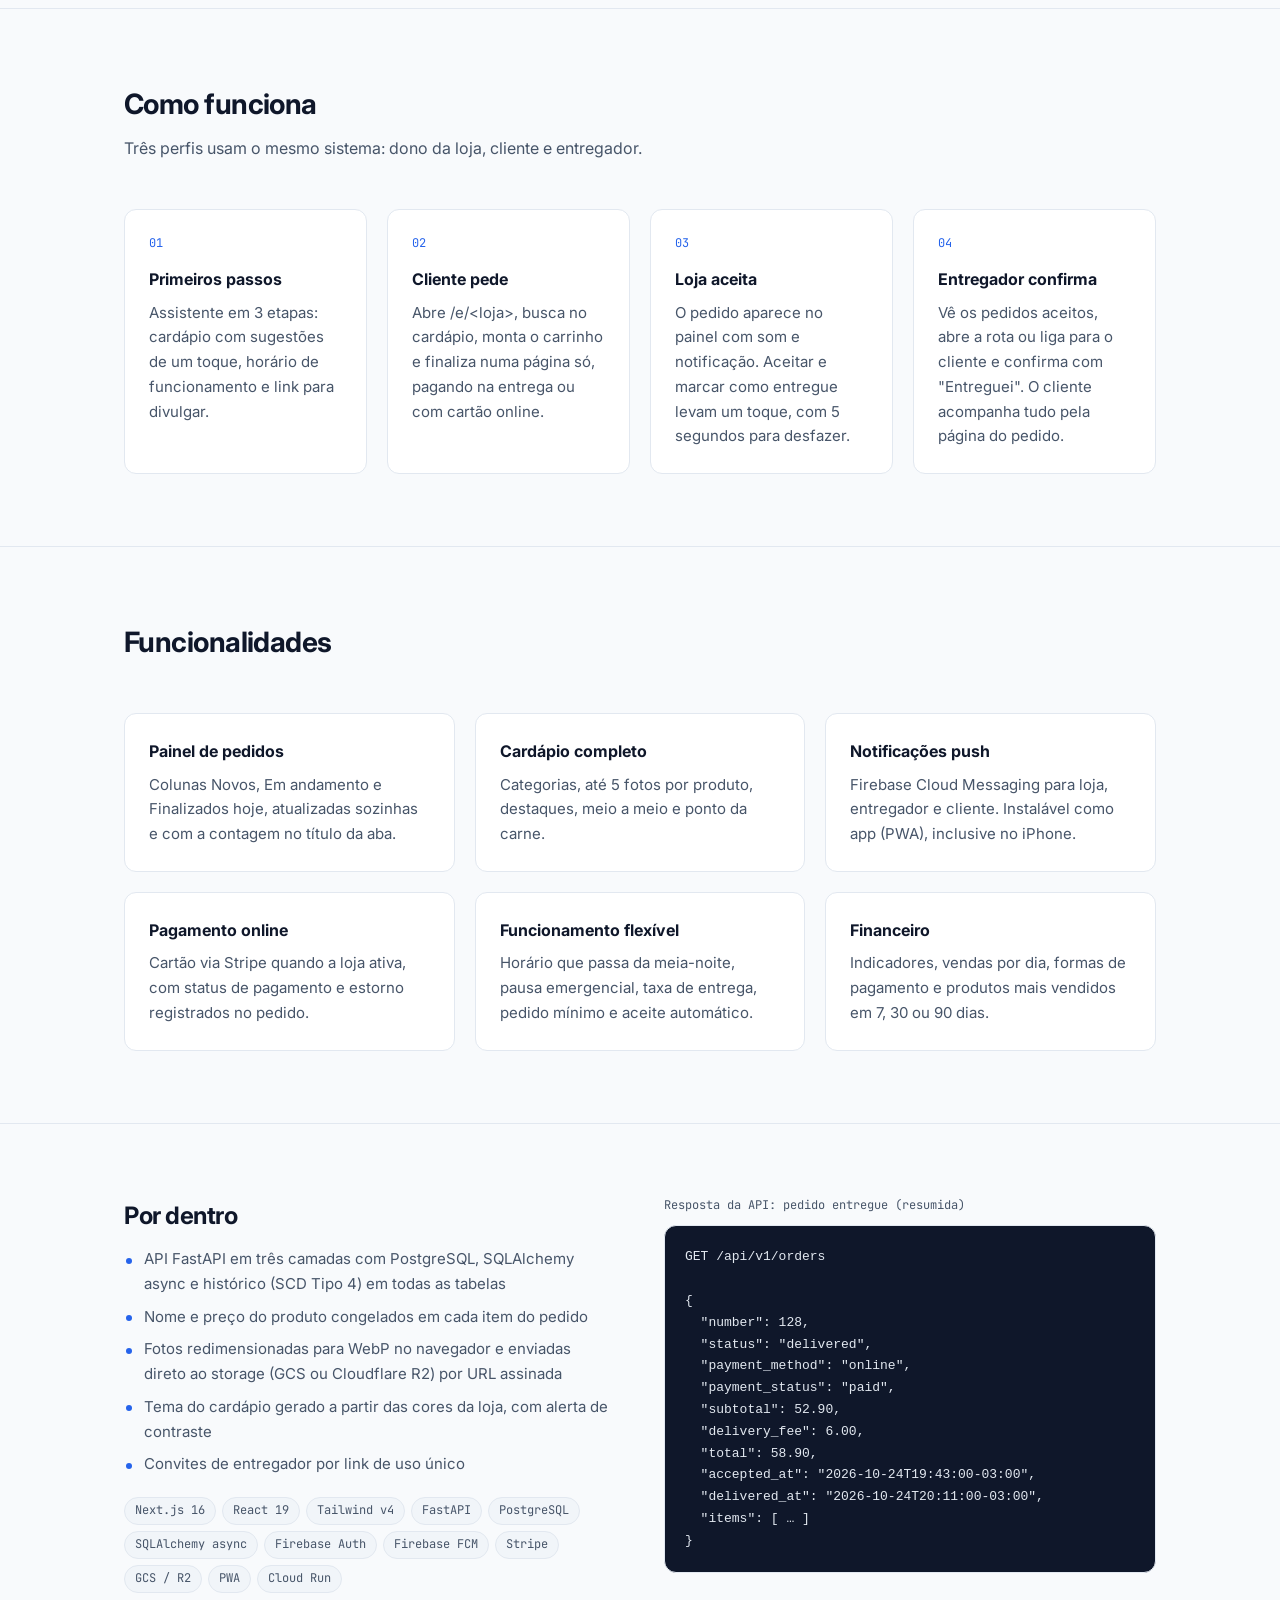
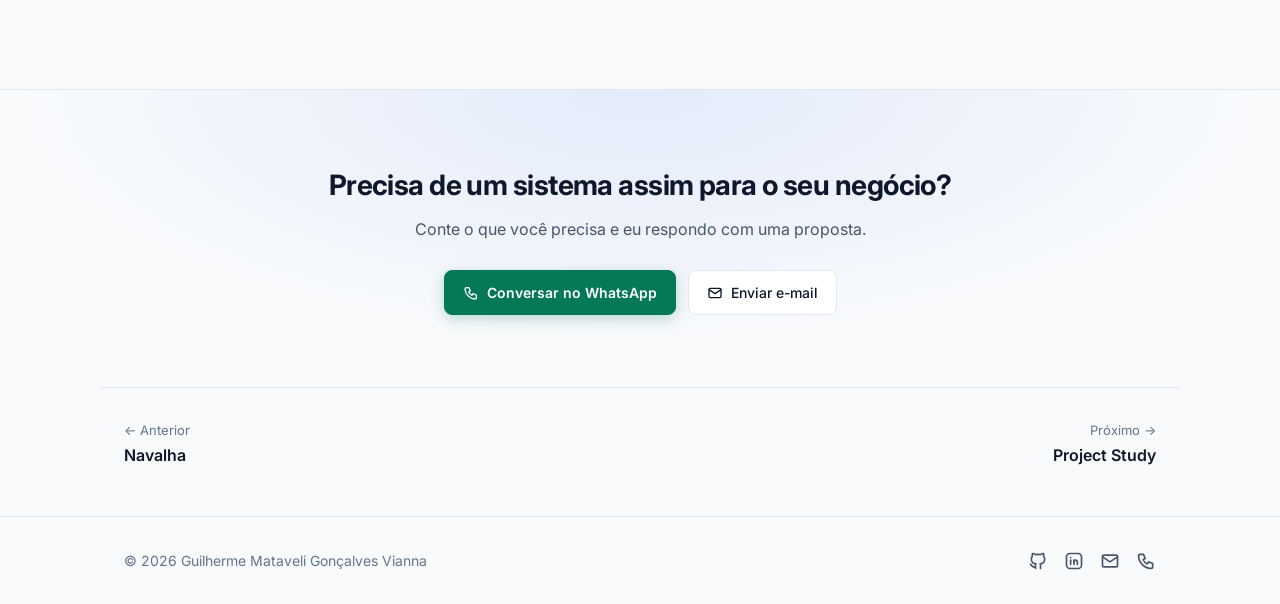
<file: projetos/brabos-delivery.html>
<!DOCTYPE html>
<html lang="pt-BR">
  <head>
    <meta charset="UTF-8" />
    <meta name="viewport" content="width=device-width, initial-scale=1.0" />
    <title>Brabos Delivery · Guilherme Vianna</title>
    <meta name="description" content="Delivery próprio, sem comissão de aplicativo: cardápio com link da loja, pedidos em tempo real e entregadores confirmando pelo celular." />
    <link rel="icon" href="../public/eu.jpg" />
    <link rel="stylesheet" href="../style.css" />
  </head>
  <body>
    <svg width="0" height="0" style="position: absolute" aria-hidden="true">
      <symbol id="i-github" viewBox="0 0 24 24" fill="none" stroke="currentColor" stroke-width="2" stroke-linecap="round" stroke-linejoin="round">
        <path d="M9 19c-4.3 1.4 -4.3 -2.5 -6 -3m12 5v-3.5c0 -1 .1 -1.4 -.5 -2c2.8 -.3 5.5 -1.4 5.5 -6a4.6 4.6 0 0 0 -1.3 -3.2a4.2 4.2 0 0 0 -.1 -3.2s-1.1 -.3 -3.5 1.3a12.3 12.3 0 0 0 -6.2 0c-2.4 -1.6 -3.5 -1.3 -3.5 -1.3a4.2 4.2 0 0 0 -.1 3.2a4.6 4.6 0 0 0 -1.3 3.2c0 4.6 2.7 5.7 5.5 6c-.6 .6 -.6 1.2 -.5 2v3.5" />
      </symbol>
      <symbol id="i-linkedin" viewBox="0 0 24 24" fill="none" stroke="currentColor" stroke-width="2" stroke-linecap="round" stroke-linejoin="round">
        <path d="M8 11v5" /><path d="M8 8v.01" /><path d="M12 16v-5" /><path d="M16 16v-3a2 2 0 1 0 -4 0" />
        <path d="M3 7a4 4 0 0 1 4 -4h10a4 4 0 0 1 4 4v10a4 4 0 0 1 -4 4h-10a4 4 0 0 1 -4 -4z" />
      </symbol>
      <symbol id="i-mail" viewBox="0 0 24 24" fill="none" stroke="currentColor" stroke-width="2" stroke-linecap="round" stroke-linejoin="round">
        <path d="M3 7a2 2 0 0 1 2 -2h14a2 2 0 0 1 2 2v10a2 2 0 0 1 -2 2h-14a2 2 0 0 1 -2 -2v-10z" /><path d="M3 7l9 6l9 -6" />
      </symbol>
      <symbol id="i-phone" viewBox="0 0 24 24" fill="none" stroke="currentColor" stroke-width="2" stroke-linecap="round" stroke-linejoin="round">
        <path d="M5 4h4l2 5l-2.5 1.5a11 11 0 0 0 5 5l1.5 -2.5l5 2v4a2 2 0 0 1 -2 2a16 16 0 0 1 -15 -15a2 2 0 0 1 2 -2" />
      </symbol>
      <symbol id="i-external" viewBox="0 0 24 24" fill="none" stroke="currentColor" stroke-width="2" stroke-linecap="round" stroke-linejoin="round">
        <path d="M12 6h-6a2 2 0 0 0 -2 2v10a2 2 0 0 0 2 2h10a2 2 0 0 0 2 -2v-6" /><path d="M11 13l9 -9" /><path d="M15 4h5v5" />
      </symbol>
    </svg>

    <header class="site-header">
      <div class="container">
        <a href="../index.html" class="brand">Guilherme Vianna</a>
        <nav class="nav" aria-label="Principal">
          <a href="../index.html#projetos">Projetos</a>
          <a href="../index.html#sobre">Sobre</a>
          <a href="https://wa.me/5527998751326" class="nav-cta" target="_blank" rel="noopener">Fale comigo</a>
        </nav>
      </div>
    </header>

    <main>
      <div class="hero project-hero">
        <div class="container">
          <a href="../index.html#projetos" class="back">← Todos os projetos</a>
          <p class="eyebrow">02 · Delivery para hamburguerias</p>
          <h1>Brabos Delivery</h1>
          <p class="lead">Delivery próprio, sem comissão de aplicativo: cardápio com link da loja, pedidos em tempo real e entregadores confirmando pelo celular.</p>
          <div class="actions">
            <a class="btn btn-primary" href="https://brabos-delivery-ui.vercel.app/pedidos" target="_blank" rel="noopener"><svg><use href="#i-external" /></svg> Ver ao vivo</a>
            <a class="btn" href="https://github.com/Guilherme-Vianna/brabos-delivery-ui" target="_blank" rel="noopener"><svg><use href="#i-github" /></svg> Front-end</a>
            <a class="btn" href="https://github.com/Guilherme-Vianna/brabos-delivery-api" target="_blank" rel="noopener"><svg><use href="#i-github" /></svg> API</a>
          </div>

        <div class="gallery">
          <a class="browser" href="https://brabos-delivery-ui.vercel.app/pedidos" target="_blank" rel="noopener">
            <div class="browser-bar"><span></span><span></span><span></span><span class="url">brabos-delivery-ui.vercel.app/pedidos</span></div>
            <img src="../public/projects/delivery.png" alt="Brabos Delivery no computador" width="1440" height="900" />
          </a>
          <figure class="phone">
            <img src="../public/projects/delivery-mobile.png" alt="Brabos Delivery no celular" width="780" height="1688" />
          </figure>
        </div>
        </div>
      </div>

      <section>
        <div class="container split">
          <div>
            <h2>O problema</h2>
            <p>Aplicativos de delivery ficam com uma fatia grande de cada pedido. Receber pedido pelo WhatsApp, por outro lado, vira bagunça: pedido perdido, endereço incompleto, troco errado e nenhum controle do que vendeu.</p>
          </div>
          <div>
            <h2>A solução</h2>
            <p>O Brabos Delivery dá à hamburgueria um cardápio próprio com as cores da loja. O pedido chega organizado num painel, com notificação no celular, e o entregador confirma a entrega com dois toques. O dono acompanha o faturamento do dia, da semana e do mês.</p>

          <a class="client" href="https://www.instagram.com/brabosburguerr01/" target="_blank" rel="noopener">
            <img src="../public/projects/brabos.jpg" alt="Logo da Brabo’s Burguer" width="56" height="56" />
            <span>
              <span class="client-label">Cliente</span>
              <strong>Brabo’s Burguer</strong>
              <span class="client-role">Hamburgueria e pizzaria em Jerônimo Monteiro (ES) · @brabosburguerr01</span>
            </span>
          </a>
          </div>
        </div>
      </section>

      <section>
        <div class="container">
          <div class="section-head">
            <h2>Como funciona</h2>
            <p>Três perfis usam o mesmo sistema: dono da loja, cliente e entregador.</p>
          </div>
          <ol class="steps">
            <li class="card step"><span class="num">01</span><h4>Primeiros passos</h4><p>Assistente em 3 etapas: cardápio com sugestões de um toque, horário de funcionamento e link para divulgar.</p></li>
            <li class="card step"><span class="num">02</span><h4>Cliente pede</h4><p>Abre /e/&lt;loja&gt;, busca no cardápio, monta o carrinho e finaliza numa página só, pagando na entrega ou com cartão online.</p></li>
            <li class="card step"><span class="num">03</span><h4>Loja aceita</h4><p>O pedido aparece no painel com som e notificação. Aceitar e marcar como entregue levam um toque, com 5 segundos para desfazer.</p></li>
            <li class="card step"><span class="num">04</span><h4>Entregador confirma</h4><p>Vê os pedidos aceitos, abre a rota ou liga para o cliente e confirma com &quot;Entreguei&quot;. O cliente acompanha tudo pela página do pedido.</p></li>
          </ol>
        </div>
      </section>

      <section>
        <div class="container">
          <div class="section-head">
            <h2>Funcionalidades</h2>
          </div>
          <div class="feature-grid">
            <div class="card"><h4>Painel de pedidos</h4><p>Colunas Novos, Em andamento e Finalizados hoje, atualizadas sozinhas e com a contagem no título da aba.</p></div>
            <div class="card"><h4>Cardápio completo</h4><p>Categorias, até 5 fotos por produto, destaques, meio a meio e ponto da carne.</p></div>
            <div class="card"><h4>Notificações push</h4><p>Firebase Cloud Messaging para loja, entregador e cliente. Instalável como app (PWA), inclusive no iPhone.</p></div>
            <div class="card"><h4>Pagamento online</h4><p>Cartão via Stripe quando a loja ativa, com status de pagamento e estorno registrados no pedido.</p></div>
            <div class="card"><h4>Funcionamento flexível</h4><p>Horário que passa da meia-noite, pausa emergencial, taxa de entrega, pedido mínimo e aceite automático.</p></div>
            <div class="card"><h4>Financeiro</h4><p>Indicadores, vendas por dia, formas de pagamento e produtos mais vendidos em 7, 30 ou 90 dias.</p></div>
          </div>
        </div>
      </section>

      <section>
        <div class="container split">
          <div>
            <h2>Por dentro</h2>
            <ul class="features"><li>API FastAPI em três camadas com PostgreSQL, SQLAlchemy async e histórico (SCD Tipo 4) em todas as tabelas</li><li>Nome e preço do produto congelados em cada item do pedido</li><li>Fotos redimensionadas para WebP no navegador e enviadas direto ao storage (GCS ou Cloudflare R2) por URL assinada</li><li>Tema do cardápio gerado a partir das cores da loja, com alerta de contraste</li><li>Convites de entregador por link de uso único</li></ul>
            <ul class="stack"><li>Next.js 16</li><li>React 19</li><li>Tailwind v4</li><li>FastAPI</li><li>PostgreSQL</li><li>SQLAlchemy async</li><li>Firebase Auth</li><li>Firebase FCM</li><li>Stripe</li><li>GCS / R2</li><li>PWA</li><li>Cloud Run</li></ul>
          </div>
          <div>
            <p class="code-label">Resposta da API: pedido entregue (resumida)</p>
            <pre class="code"><code>GET /api/v1/orders

{
  &quot;number&quot;: 128,
  &quot;status&quot;: &quot;delivered&quot;,
  &quot;payment_method&quot;: &quot;online&quot;,
  &quot;payment_status&quot;: &quot;paid&quot;,
  &quot;subtotal&quot;: 52.90,
  &quot;delivery_fee&quot;: 6.00,
  &quot;total&quot;: 58.90,
  &quot;accepted_at&quot;: &quot;2026-10-24T19:43:00-03:00&quot;,
  &quot;delivered_at&quot;: &quot;2026-10-24T20:11:00-03:00&quot;,
  &quot;items&quot;: [ … ]
}</code></pre>
          </div>
        </div>
      </section>

      <section class="cta-band">
        <div class="container">
          <h2>Precisa de um sistema assim para o seu negócio?</h2>
          <p>Conte o que você precisa e eu respondo com uma proposta.</p>
          <div class="actions">
            <a href="https://wa.me/5527998751326" class="btn btn-cta" target="_blank" rel="noopener"><svg><use href="#i-phone" /></svg> Conversar no WhatsApp</a>
            <a href="mailto:mataveli91@gmail.com" class="btn"><svg><use href="#i-mail" /></svg> Enviar e-mail</a>
          </div>
        </div>
      </section>

      <nav class="pager container" aria-label="Outros projetos">
        <a href="navalha.html"><span>← Anterior</span>Navalha</a>
        <a href="project-study.html" class="next"><span>Próximo →</span>Project Study</a>
      </nav>
    </main>

    <footer class="site-footer">
      <div class="container">
        <span>© <span id="year">2026</span> Guilherme Mataveli Gonçalves Vianna</span>
        <div class="social">
          <a href="https://github.com/Guilherme-Vianna" aria-label="GitHub" target="_blank" rel="noopener"><svg><use href="#i-github" /></svg></a>
          <a href="https://www.linkedin.com/in/guilhermemataveli/" aria-label="LinkedIn" target="_blank" rel="noopener"><svg><use href="#i-linkedin" /></svg></a>
          <a href="mailto:mataveli91@gmail.com" aria-label="E-mail"><svg><use href="#i-mail" /></svg></a>
          <a href="https://wa.me/5527998751326" aria-label="WhatsApp (27) 99875-1326" target="_blank" rel="noopener"><svg><use href="#i-phone" /></svg></a>
        </div>
      </div>
    </footer>
    <script>
      document.getElementById("year").textContent = new Date().getFullYear();
    </script>
  </body>
</html>
</file>
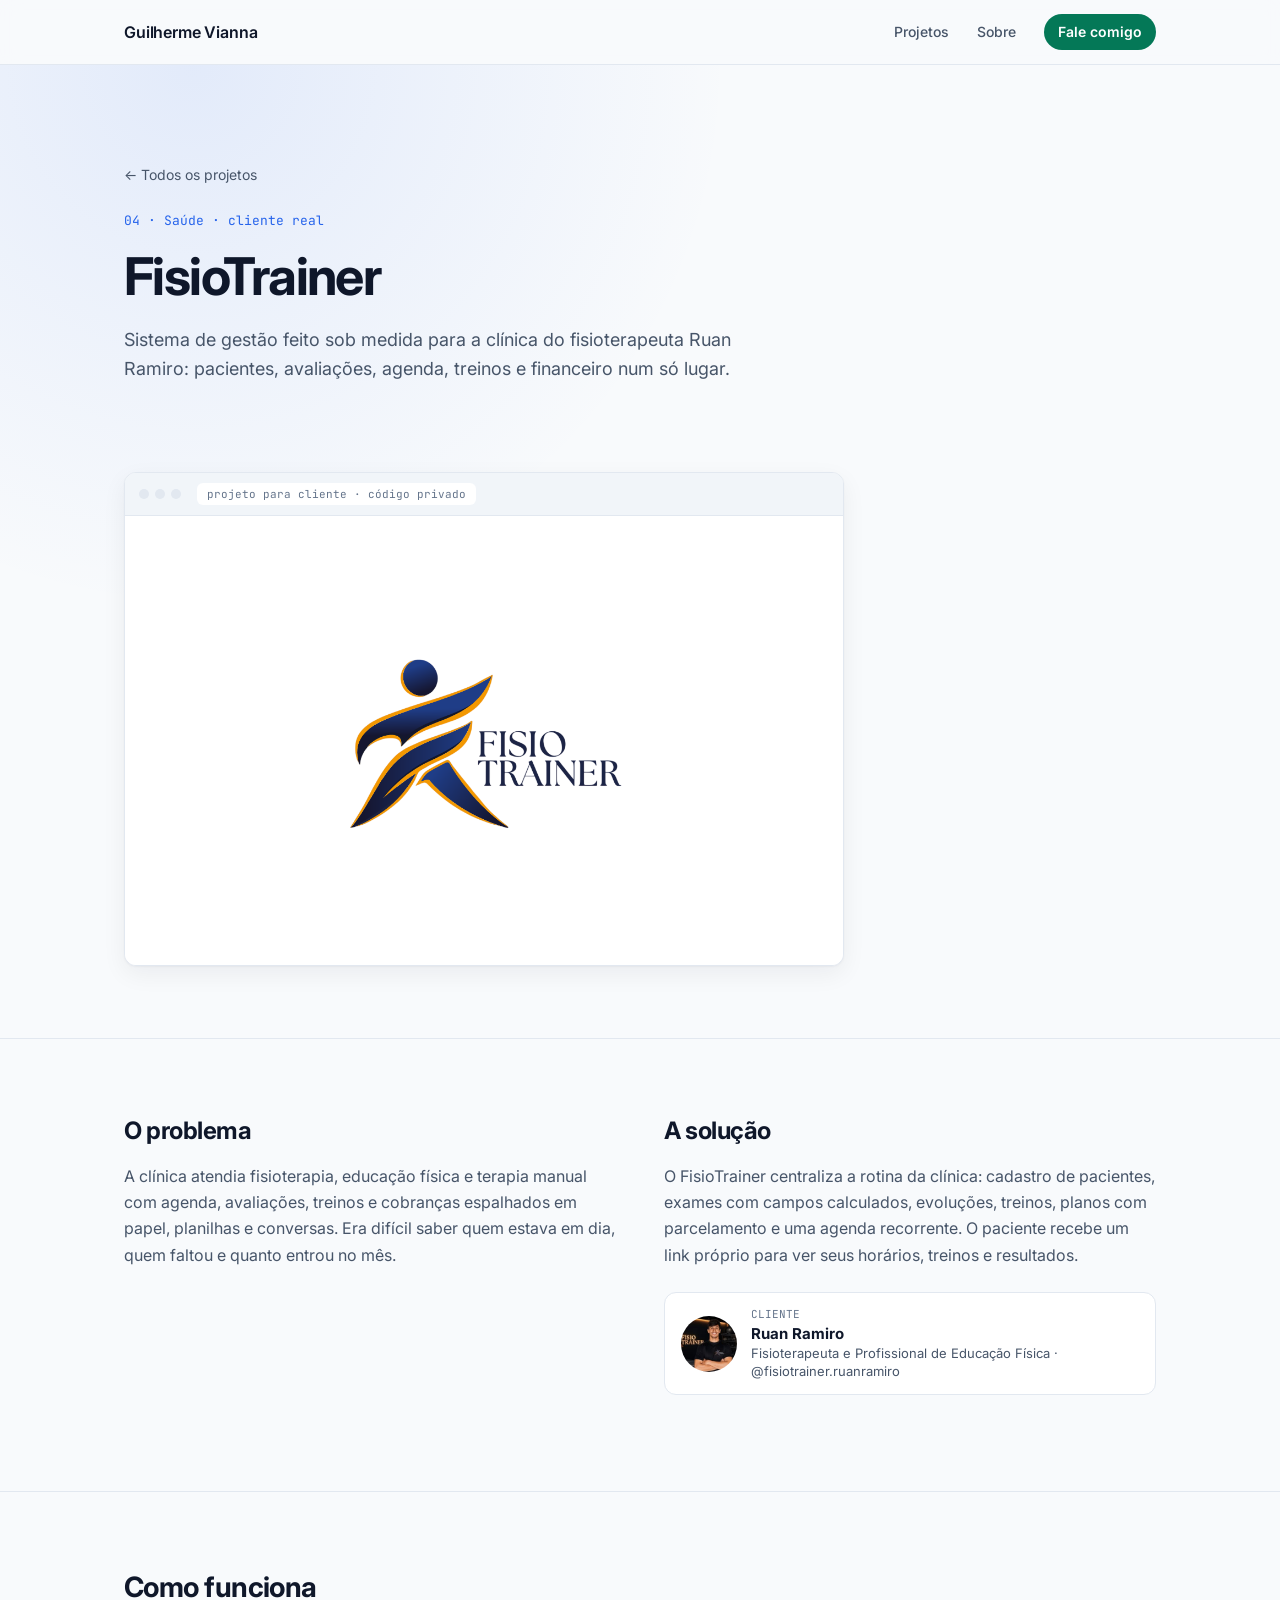
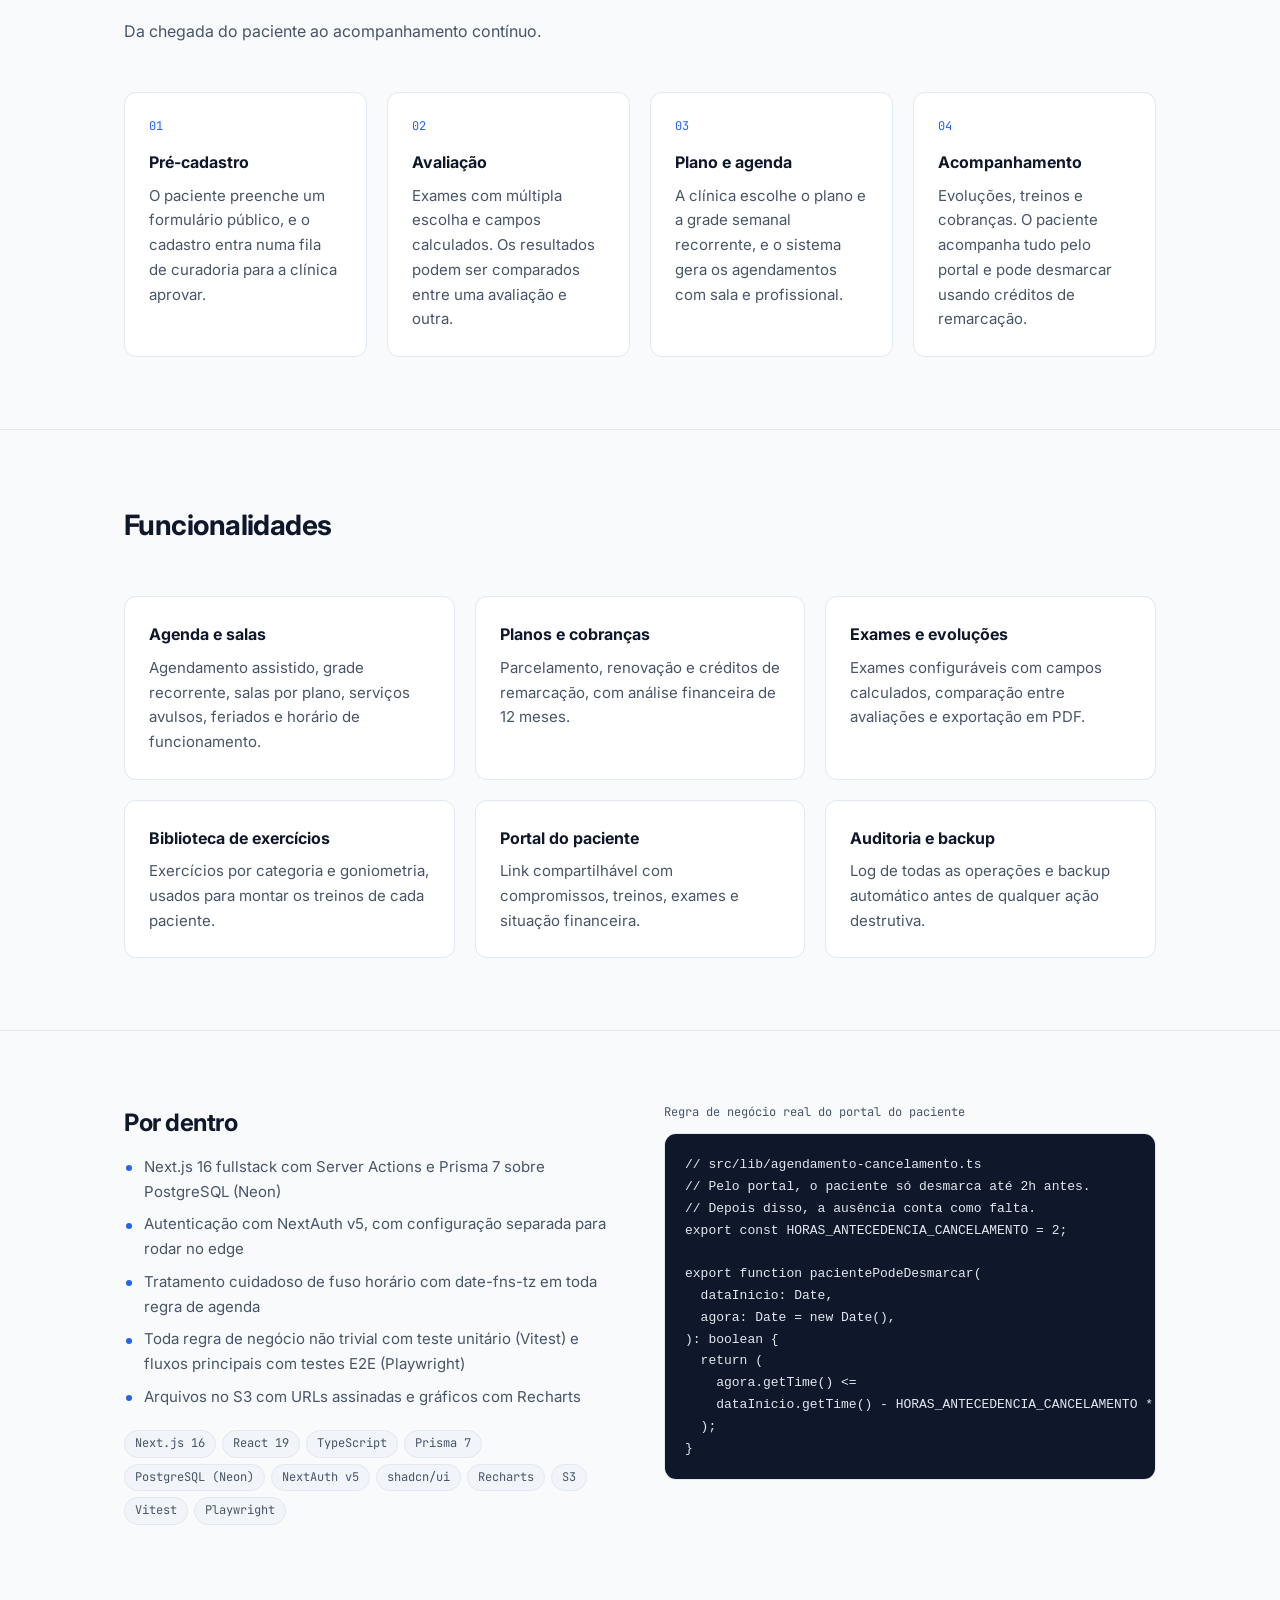
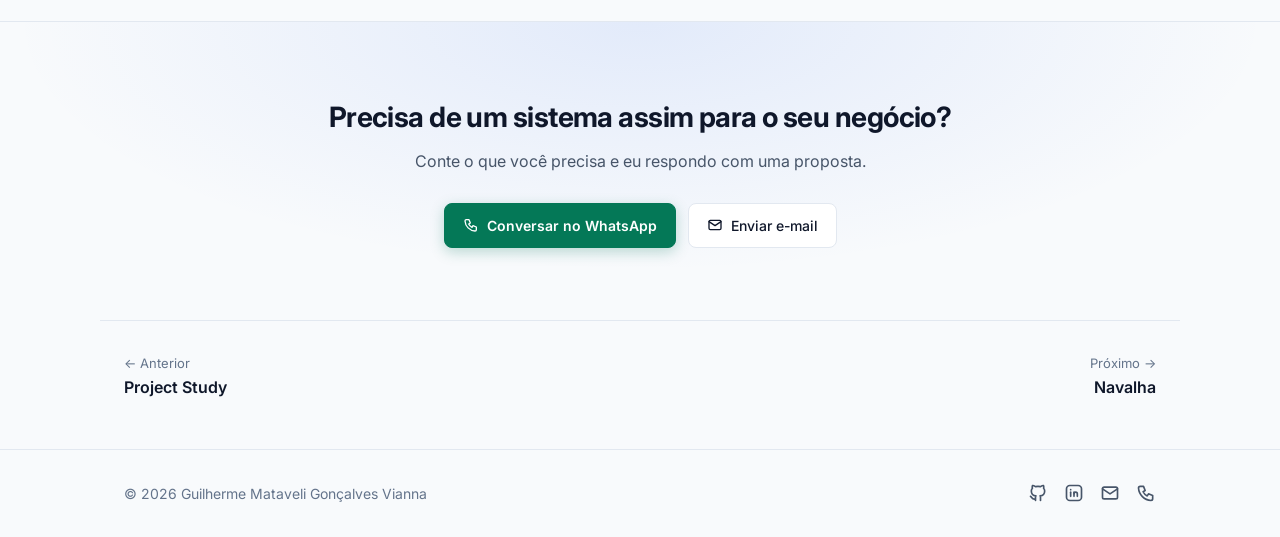
<file: projetos/fisiotrainer.html>
<!DOCTYPE html>
<html lang="pt-BR">
  <head>
    <meta charset="UTF-8" />
    <meta name="viewport" content="width=device-width, initial-scale=1.0" />
    <title>FisioTrainer · Guilherme Vianna</title>
    <meta name="description" content="Sistema de gestão feito sob medida para a clínica do fisioterapeuta Ruan Ramiro: pacientes, avaliações, agenda, treinos e financeiro num só lugar." />
    <link rel="icon" href="../public/eu.jpg" />
    <link rel="stylesheet" href="../style.css" />
  </head>
  <body>
    <svg width="0" height="0" style="position: absolute" aria-hidden="true">
      <symbol id="i-github" viewBox="0 0 24 24" fill="none" stroke="currentColor" stroke-width="2" stroke-linecap="round" stroke-linejoin="round">
        <path d="M9 19c-4.3 1.4 -4.3 -2.5 -6 -3m12 5v-3.5c0 -1 .1 -1.4 -.5 -2c2.8 -.3 5.5 -1.4 5.5 -6a4.6 4.6 0 0 0 -1.3 -3.2a4.2 4.2 0 0 0 -.1 -3.2s-1.1 -.3 -3.5 1.3a12.3 12.3 0 0 0 -6.2 0c-2.4 -1.6 -3.5 -1.3 -3.5 -1.3a4.2 4.2 0 0 0 -.1 3.2a4.6 4.6 0 0 0 -1.3 3.2c0 4.6 2.7 5.7 5.5 6c-.6 .6 -.6 1.2 -.5 2v3.5" />
      </symbol>
      <symbol id="i-linkedin" viewBox="0 0 24 24" fill="none" stroke="currentColor" stroke-width="2" stroke-linecap="round" stroke-linejoin="round">
        <path d="M8 11v5" /><path d="M8 8v.01" /><path d="M12 16v-5" /><path d="M16 16v-3a2 2 0 1 0 -4 0" />
        <path d="M3 7a4 4 0 0 1 4 -4h10a4 4 0 0 1 4 4v10a4 4 0 0 1 -4 4h-10a4 4 0 0 1 -4 -4z" />
      </symbol>
      <symbol id="i-mail" viewBox="0 0 24 24" fill="none" stroke="currentColor" stroke-width="2" stroke-linecap="round" stroke-linejoin="round">
        <path d="M3 7a2 2 0 0 1 2 -2h14a2 2 0 0 1 2 2v10a2 2 0 0 1 -2 2h-14a2 2 0 0 1 -2 -2v-10z" /><path d="M3 7l9 6l9 -6" />
      </symbol>
      <symbol id="i-phone" viewBox="0 0 24 24" fill="none" stroke="currentColor" stroke-width="2" stroke-linecap="round" stroke-linejoin="round">
        <path d="M5 4h4l2 5l-2.5 1.5a11 11 0 0 0 5 5l1.5 -2.5l5 2v4a2 2 0 0 1 -2 2a16 16 0 0 1 -15 -15a2 2 0 0 1 2 -2" />
      </symbol>
      <symbol id="i-external" viewBox="0 0 24 24" fill="none" stroke="currentColor" stroke-width="2" stroke-linecap="round" stroke-linejoin="round">
        <path d="M12 6h-6a2 2 0 0 0 -2 2v10a2 2 0 0 0 2 2h10a2 2 0 0 0 2 -2v-6" /><path d="M11 13l9 -9" /><path d="M15 4h5v5" />
      </symbol>
    </svg>

    <header class="site-header">
      <div class="container">
        <a href="../index.html" class="brand">Guilherme Vianna</a>
        <nav class="nav" aria-label="Principal">
          <a href="../index.html#projetos">Projetos</a>
          <a href="../index.html#sobre">Sobre</a>
          <a href="https://wa.me/5527998751326" class="nav-cta" target="_blank" rel="noopener">Fale comigo</a>
        </nav>
      </div>
    </header>

    <main>
      <div class="hero project-hero">
        <div class="container">
          <a href="../index.html#projetos" class="back">← Todos os projetos</a>
          <p class="eyebrow">04 · Saúde · cliente real</p>
          <h1>FisioTrainer</h1>
          <p class="lead">Sistema de gestão feito sob medida para a clínica do fisioterapeuta Ruan Ramiro: pacientes, avaliações, agenda, treinos e financeiro num só lugar.</p>
          <div class="actions">
            
          </div>

        <div class="gallery gallery-single">
          <div class="browser">
            <div class="browser-bar"><span></span><span></span><span></span><span class="url">projeto para cliente · código privado</span></div>
            <div class="logo-media"><img src="../public/projects/fisio-logo.png" alt="Logo do FisioTrainer" /></div>
          </div>
        </div>
        </div>
      </div>

      <section>
        <div class="container split">
          <div>
            <h2>O problema</h2>
            <p>A clínica atendia fisioterapia, educação física e terapia manual com agenda, avaliações, treinos e cobranças espalhados em papel, planilhas e conversas. Era difícil saber quem estava em dia, quem faltou e quanto entrou no mês.</p>
          </div>
          <div>
            <h2>A solução</h2>
            <p>O FisioTrainer centraliza a rotina da clínica: cadastro de pacientes, exames com campos calculados, evoluções, treinos, planos com parcelamento e uma agenda recorrente. O paciente recebe um link próprio para ver seus horários, treinos e resultados.</p>

          <a class="client" href="https://www.instagram.com/fisiotrainer.ruanramiro/" target="_blank" rel="noopener">
            <img src="../public/projects/ruan.jpg" alt="Foto de Ruan Ramiro" width="56" height="56" />
            <span>
              <span class="client-label">Cliente</span>
              <strong>Ruan Ramiro</strong>
              <span class="client-role">Fisioterapeuta e Profissional de Educação Física · @fisiotrainer.ruanramiro</span>
            </span>
          </a>
          </div>
        </div>
      </section>

      <section>
        <div class="container">
          <div class="section-head">
            <h2>Como funciona</h2>
            <p>Da chegada do paciente ao acompanhamento contínuo.</p>
          </div>
          <ol class="steps">
            <li class="card step"><span class="num">01</span><h4>Pré-cadastro</h4><p>O paciente preenche um formulário público, e o cadastro entra numa fila de curadoria para a clínica aprovar.</p></li>
            <li class="card step"><span class="num">02</span><h4>Avaliação</h4><p>Exames com múltipla escolha e campos calculados. Os resultados podem ser comparados entre uma avaliação e outra.</p></li>
            <li class="card step"><span class="num">03</span><h4>Plano e agenda</h4><p>A clínica escolhe o plano e a grade semanal recorrente, e o sistema gera os agendamentos com sala e profissional.</p></li>
            <li class="card step"><span class="num">04</span><h4>Acompanhamento</h4><p>Evoluções, treinos e cobranças. O paciente acompanha tudo pelo portal e pode desmarcar usando créditos de remarcação.</p></li>
          </ol>
        </div>
      </section>

      <section>
        <div class="container">
          <div class="section-head">
            <h2>Funcionalidades</h2>
          </div>
          <div class="feature-grid">
            <div class="card"><h4>Agenda e salas</h4><p>Agendamento assistido, grade recorrente, salas por plano, serviços avulsos, feriados e horário de funcionamento.</p></div>
            <div class="card"><h4>Planos e cobranças</h4><p>Parcelamento, renovação e créditos de remarcação, com análise financeira de 12 meses.</p></div>
            <div class="card"><h4>Exames e evoluções</h4><p>Exames configuráveis com campos calculados, comparação entre avaliações e exportação em PDF.</p></div>
            <div class="card"><h4>Biblioteca de exercícios</h4><p>Exercícios por categoria e goniometria, usados para montar os treinos de cada paciente.</p></div>
            <div class="card"><h4>Portal do paciente</h4><p>Link compartilhável com compromissos, treinos, exames e situação financeira.</p></div>
            <div class="card"><h4>Auditoria e backup</h4><p>Log de todas as operações e backup automático antes de qualquer ação destrutiva.</p></div>
          </div>
        </div>
      </section>

      <section>
        <div class="container split">
          <div>
            <h2>Por dentro</h2>
            <ul class="features"><li>Next.js 16 fullstack com Server Actions e Prisma 7 sobre PostgreSQL (Neon)</li><li>Autenticação com NextAuth v5, com configuração separada para rodar no edge</li><li>Tratamento cuidadoso de fuso horário com date-fns-tz em toda regra de agenda</li><li>Toda regra de negócio não trivial com teste unitário (Vitest) e fluxos principais com testes E2E (Playwright)</li><li>Arquivos no S3 com URLs assinadas e gráficos com Recharts</li></ul>
            <ul class="stack"><li>Next.js 16</li><li>React 19</li><li>TypeScript</li><li>Prisma 7</li><li>PostgreSQL (Neon)</li><li>NextAuth v5</li><li>shadcn/ui</li><li>Recharts</li><li>S3</li><li>Vitest</li><li>Playwright</li></ul>
          </div>
          <div>
            <p class="code-label">Regra de negócio real do portal do paciente</p>
            <pre class="code"><code>// src/lib/agendamento-cancelamento.ts
// Pelo portal, o paciente só desmarca até 2h antes.
// Depois disso, a ausência conta como falta.
export const HORAS_ANTECEDENCIA_CANCELAMENTO = 2;

export function pacientePodeDesmarcar(
  dataInicio: Date,
  agora: Date = new Date(),
): boolean {
  return (
    agora.getTime() &lt;=
    dataInicio.getTime() - HORAS_ANTECEDENCIA_CANCELAMENTO * 60 * 60 * 1000
  );
}</code></pre>
          </div>
        </div>
      </section>

      <section class="cta-band">
        <div class="container">
          <h2>Precisa de um sistema assim para o seu negócio?</h2>
          <p>Conte o que você precisa e eu respondo com uma proposta.</p>
          <div class="actions">
            <a href="https://wa.me/5527998751326" class="btn btn-cta" target="_blank" rel="noopener"><svg><use href="#i-phone" /></svg> Conversar no WhatsApp</a>
            <a href="mailto:mataveli91@gmail.com" class="btn"><svg><use href="#i-mail" /></svg> Enviar e-mail</a>
          </div>
        </div>
      </section>

      <nav class="pager container" aria-label="Outros projetos">
        <a href="project-study.html"><span>← Anterior</span>Project Study</a>
        <a href="navalha.html" class="next"><span>Próximo →</span>Navalha</a>
      </nav>
    </main>

    <footer class="site-footer">
      <div class="container">
        <span>© <span id="year">2026</span> Guilherme Mataveli Gonçalves Vianna</span>
        <div class="social">
          <a href="https://github.com/Guilherme-Vianna" aria-label="GitHub" target="_blank" rel="noopener"><svg><use href="#i-github" /></svg></a>
          <a href="https://www.linkedin.com/in/guilhermemataveli/" aria-label="LinkedIn" target="_blank" rel="noopener"><svg><use href="#i-linkedin" /></svg></a>
          <a href="mailto:mataveli91@gmail.com" aria-label="E-mail"><svg><use href="#i-mail" /></svg></a>
          <a href="https://wa.me/5527998751326" aria-label="WhatsApp (27) 99875-1326" target="_blank" rel="noopener"><svg><use href="#i-phone" /></svg></a>
        </div>
      </div>
    </footer>
    <script>
      document.getElementById("year").textContent = new Date().getFullYear();
    </script>
  </body>
</html>
</file>
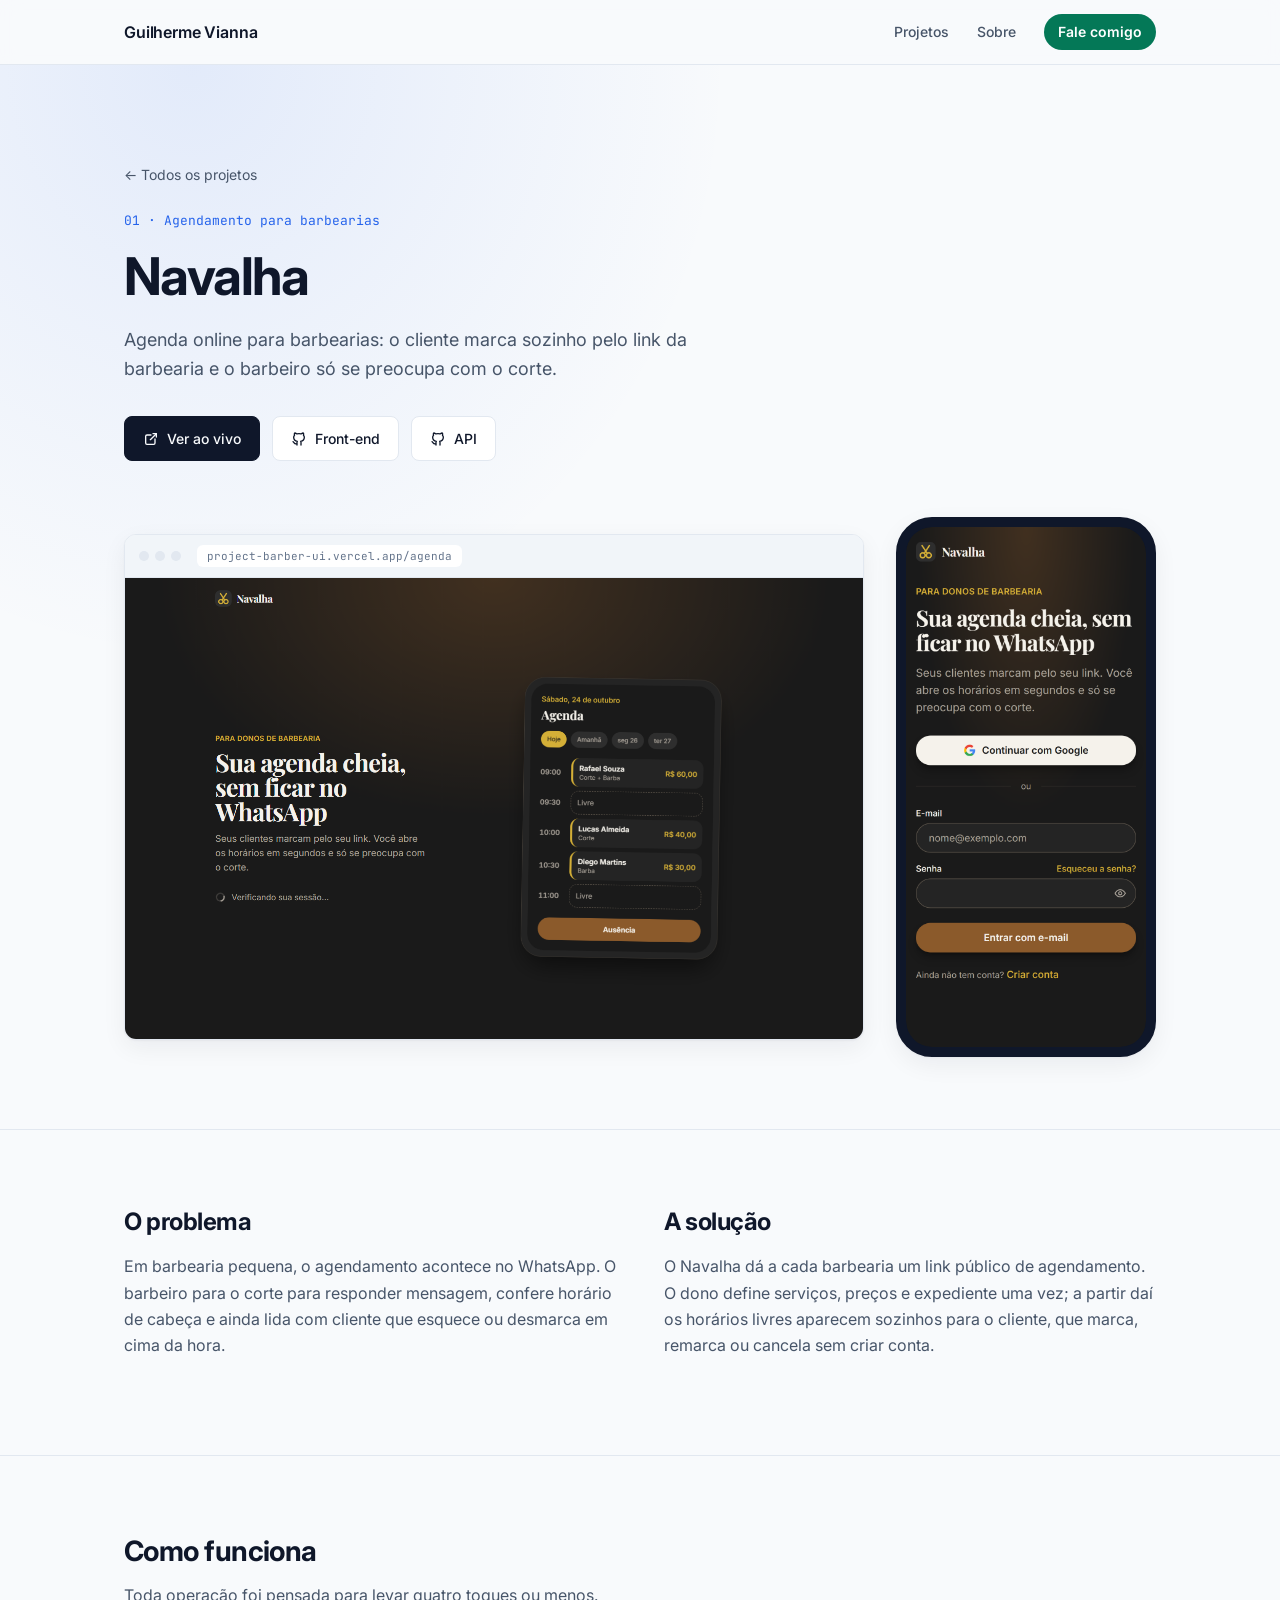
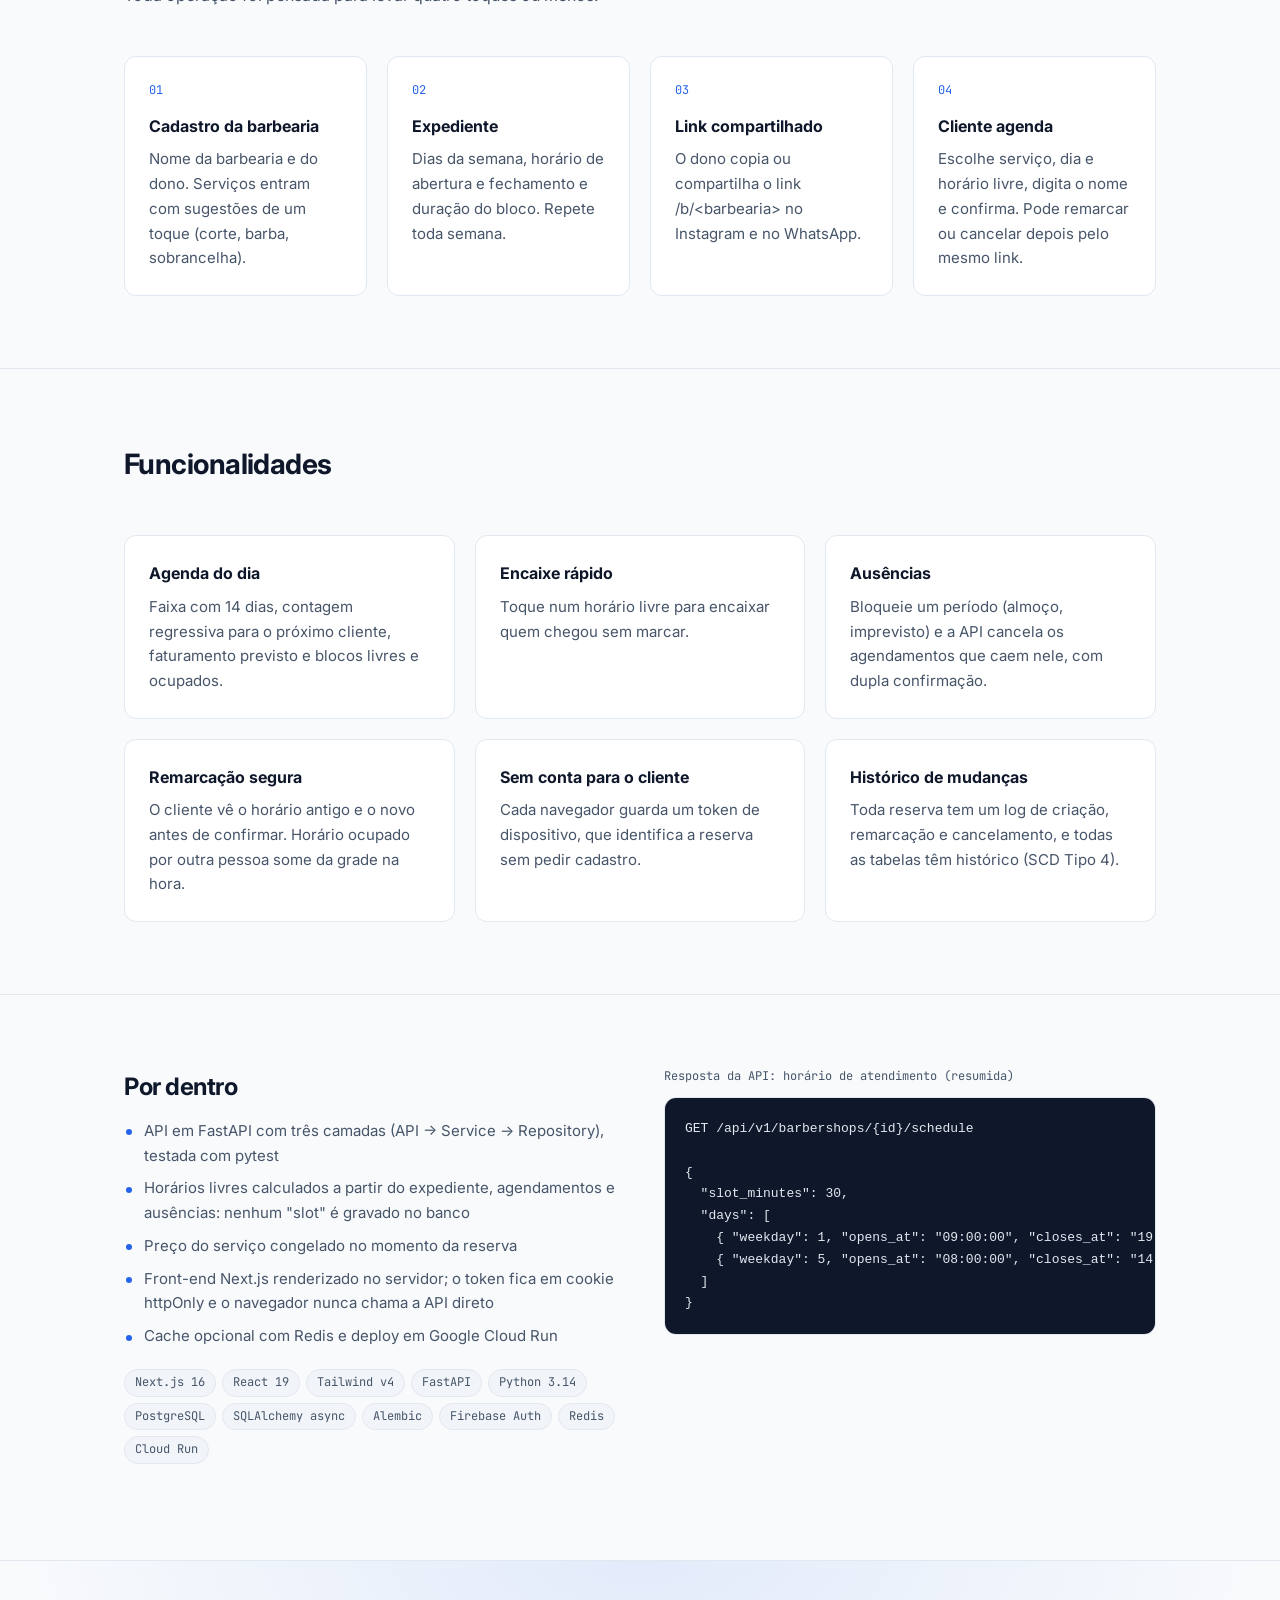
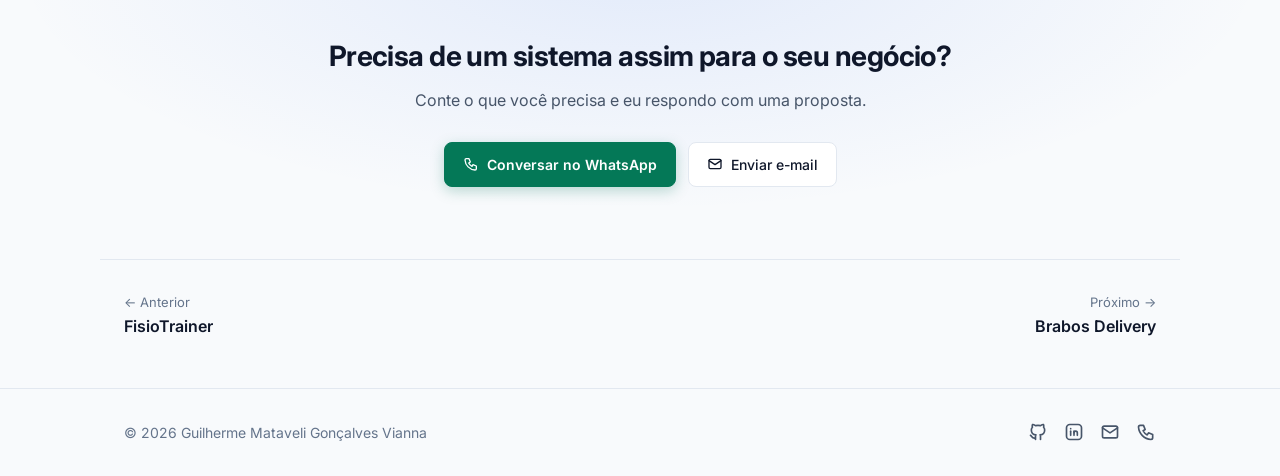
<file: projetos/navalha.html>
<!DOCTYPE html>
<html lang="pt-BR">
  <head>
    <meta charset="UTF-8" />
    <meta name="viewport" content="width=device-width, initial-scale=1.0" />
    <title>Navalha · Guilherme Vianna</title>
    <meta name="description" content="Agenda online para barbearias: o cliente marca sozinho pelo link da barbearia e o barbeiro só se preocupa com o corte." />
    <link rel="icon" href="../public/eu.jpg" />
    <link rel="stylesheet" href="../style.css" />
  </head>
  <body>
    <svg width="0" height="0" style="position: absolute" aria-hidden="true">
      <symbol id="i-github" viewBox="0 0 24 24" fill="none" stroke="currentColor" stroke-width="2" stroke-linecap="round" stroke-linejoin="round">
        <path d="M9 19c-4.3 1.4 -4.3 -2.5 -6 -3m12 5v-3.5c0 -1 .1 -1.4 -.5 -2c2.8 -.3 5.5 -1.4 5.5 -6a4.6 4.6 0 0 0 -1.3 -3.2a4.2 4.2 0 0 0 -.1 -3.2s-1.1 -.3 -3.5 1.3a12.3 12.3 0 0 0 -6.2 0c-2.4 -1.6 -3.5 -1.3 -3.5 -1.3a4.2 4.2 0 0 0 -.1 3.2a4.6 4.6 0 0 0 -1.3 3.2c0 4.6 2.7 5.7 5.5 6c-.6 .6 -.6 1.2 -.5 2v3.5" />
      </symbol>
      <symbol id="i-linkedin" viewBox="0 0 24 24" fill="none" stroke="currentColor" stroke-width="2" stroke-linecap="round" stroke-linejoin="round">
        <path d="M8 11v5" /><path d="M8 8v.01" /><path d="M12 16v-5" /><path d="M16 16v-3a2 2 0 1 0 -4 0" />
        <path d="M3 7a4 4 0 0 1 4 -4h10a4 4 0 0 1 4 4v10a4 4 0 0 1 -4 4h-10a4 4 0 0 1 -4 -4z" />
      </symbol>
      <symbol id="i-mail" viewBox="0 0 24 24" fill="none" stroke="currentColor" stroke-width="2" stroke-linecap="round" stroke-linejoin="round">
        <path d="M3 7a2 2 0 0 1 2 -2h14a2 2 0 0 1 2 2v10a2 2 0 0 1 -2 2h-14a2 2 0 0 1 -2 -2v-10z" /><path d="M3 7l9 6l9 -6" />
      </symbol>
      <symbol id="i-phone" viewBox="0 0 24 24" fill="none" stroke="currentColor" stroke-width="2" stroke-linecap="round" stroke-linejoin="round">
        <path d="M5 4h4l2 5l-2.5 1.5a11 11 0 0 0 5 5l1.5 -2.5l5 2v4a2 2 0 0 1 -2 2a16 16 0 0 1 -15 -15a2 2 0 0 1 2 -2" />
      </symbol>
      <symbol id="i-external" viewBox="0 0 24 24" fill="none" stroke="currentColor" stroke-width="2" stroke-linecap="round" stroke-linejoin="round">
        <path d="M12 6h-6a2 2 0 0 0 -2 2v10a2 2 0 0 0 2 2h10a2 2 0 0 0 2 -2v-6" /><path d="M11 13l9 -9" /><path d="M15 4h5v5" />
      </symbol>
    </svg>

    <header class="site-header">
      <div class="container">
        <a href="../index.html" class="brand">Guilherme Vianna</a>
        <nav class="nav" aria-label="Principal">
          <a href="../index.html#projetos">Projetos</a>
          <a href="../index.html#sobre">Sobre</a>
          <a href="https://wa.me/5527998751326" class="nav-cta" target="_blank" rel="noopener">Fale comigo</a>
        </nav>
      </div>
    </header>

    <main>
      <div class="hero project-hero">
        <div class="container">
          <a href="../index.html#projetos" class="back">← Todos os projetos</a>
          <p class="eyebrow">01 · Agendamento para barbearias</p>
          <h1>Navalha</h1>
          <p class="lead">Agenda online para barbearias: o cliente marca sozinho pelo link da barbearia e o barbeiro só se preocupa com o corte.</p>
          <div class="actions">
            <a class="btn btn-primary" href="https://project-barber-ui.vercel.app/agenda" target="_blank" rel="noopener"><svg><use href="#i-external" /></svg> Ver ao vivo</a>
            <a class="btn" href="https://github.com/Guilherme-Vianna/project-barber-ui" target="_blank" rel="noopener"><svg><use href="#i-github" /></svg> Front-end</a>
            <a class="btn" href="https://github.com/Guilherme-Vianna/project-barber-api" target="_blank" rel="noopener"><svg><use href="#i-github" /></svg> API</a>
          </div>

        <div class="gallery">
          <a class="browser" href="https://project-barber-ui.vercel.app/agenda" target="_blank" rel="noopener">
            <div class="browser-bar"><span></span><span></span><span></span><span class="url">project-barber-ui.vercel.app/agenda</span></div>
            <img src="../public/projects/barber.png" alt="Navalha no computador" width="1440" height="900" />
          </a>
          <figure class="phone">
            <img src="../public/projects/barber-mobile.png" alt="Navalha no celular" width="780" height="1688" />
          </figure>
        </div>
        </div>
      </div>

      <section>
        <div class="container split">
          <div>
            <h2>O problema</h2>
            <p>Em barbearia pequena, o agendamento acontece no WhatsApp. O barbeiro para o corte para responder mensagem, confere horário de cabeça e ainda lida com cliente que esquece ou desmarca em cima da hora.</p>
          </div>
          <div>
            <h2>A solução</h2>
            <p>O Navalha dá a cada barbearia um link público de agendamento. O dono define serviços, preços e expediente uma vez; a partir daí os horários livres aparecem sozinhos para o cliente, que marca, remarca ou cancela sem criar conta.</p>

          </div>
        </div>
      </section>

      <section>
        <div class="container">
          <div class="section-head">
            <h2>Como funciona</h2>
            <p>Toda operação foi pensada para levar quatro toques ou menos.</p>
          </div>
          <ol class="steps">
            <li class="card step"><span class="num">01</span><h4>Cadastro da barbearia</h4><p>Nome da barbearia e do dono. Serviços entram com sugestões de um toque (corte, barba, sobrancelha).</p></li>
            <li class="card step"><span class="num">02</span><h4>Expediente</h4><p>Dias da semana, horário de abertura e fechamento e duração do bloco. Repete toda semana.</p></li>
            <li class="card step"><span class="num">03</span><h4>Link compartilhado</h4><p>O dono copia ou compartilha o link /b/&lt;barbearia&gt; no Instagram e no WhatsApp.</p></li>
            <li class="card step"><span class="num">04</span><h4>Cliente agenda</h4><p>Escolhe serviço, dia e horário livre, digita o nome e confirma. Pode remarcar ou cancelar depois pelo mesmo link.</p></li>
          </ol>
        </div>
      </section>

      <section>
        <div class="container">
          <div class="section-head">
            <h2>Funcionalidades</h2>
          </div>
          <div class="feature-grid">
            <div class="card"><h4>Agenda do dia</h4><p>Faixa com 14 dias, contagem regressiva para o próximo cliente, faturamento previsto e blocos livres e ocupados.</p></div>
            <div class="card"><h4>Encaixe rápido</h4><p>Toque num horário livre para encaixar quem chegou sem marcar.</p></div>
            <div class="card"><h4>Ausências</h4><p>Bloqueie um período (almoço, imprevisto) e a API cancela os agendamentos que caem nele, com dupla confirmação.</p></div>
            <div class="card"><h4>Remarcação segura</h4><p>O cliente vê o horário antigo e o novo antes de confirmar. Horário ocupado por outra pessoa some da grade na hora.</p></div>
            <div class="card"><h4>Sem conta para o cliente</h4><p>Cada navegador guarda um token de dispositivo, que identifica a reserva sem pedir cadastro.</p></div>
            <div class="card"><h4>Histórico de mudanças</h4><p>Toda reserva tem um log de criação, remarcação e cancelamento, e todas as tabelas têm histórico (SCD Tipo 4).</p></div>
          </div>
        </div>
      </section>

      <section>
        <div class="container split">
          <div>
            <h2>Por dentro</h2>
            <ul class="features"><li>API em FastAPI com três camadas (API → Service → Repository), testada com pytest</li><li>Horários livres calculados a partir do expediente, agendamentos e ausências: nenhum &quot;slot&quot; é gravado no banco</li><li>Preço do serviço congelado no momento da reserva</li><li>Front-end Next.js renderizado no servidor; o token fica em cookie httpOnly e o navegador nunca chama a API direto</li><li>Cache opcional com Redis e deploy em Google Cloud Run</li></ul>
            <ul class="stack"><li>Next.js 16</li><li>React 19</li><li>Tailwind v4</li><li>FastAPI</li><li>Python 3.14</li><li>PostgreSQL</li><li>SQLAlchemy async</li><li>Alembic</li><li>Firebase Auth</li><li>Redis</li><li>Cloud Run</li></ul>
          </div>
          <div>
            <p class="code-label">Resposta da API: horário de atendimento (resumida)</p>
            <pre class="code"><code>GET /api/v1/barbershops/{id}/schedule

{
  &quot;slot_minutes&quot;: 30,
  &quot;days&quot;: [
    { &quot;weekday&quot;: 1, &quot;opens_at&quot;: &quot;09:00:00&quot;, &quot;closes_at&quot;: &quot;19:00:00&quot; },
    { &quot;weekday&quot;: 5, &quot;opens_at&quot;: &quot;08:00:00&quot;, &quot;closes_at&quot;: &quot;14:00:00&quot; }
  ]
}</code></pre>
          </div>
        </div>
      </section>

      <section class="cta-band">
        <div class="container">
          <h2>Precisa de um sistema assim para o seu negócio?</h2>
          <p>Conte o que você precisa e eu respondo com uma proposta.</p>
          <div class="actions">
            <a href="https://wa.me/5527998751326" class="btn btn-cta" target="_blank" rel="noopener"><svg><use href="#i-phone" /></svg> Conversar no WhatsApp</a>
            <a href="mailto:mataveli91@gmail.com" class="btn"><svg><use href="#i-mail" /></svg> Enviar e-mail</a>
          </div>
        </div>
      </section>

      <nav class="pager container" aria-label="Outros projetos">
        <a href="fisiotrainer.html"><span>← Anterior</span>FisioTrainer</a>
        <a href="brabos-delivery.html" class="next"><span>Próximo →</span>Brabos Delivery</a>
      </nav>
    </main>

    <footer class="site-footer">
      <div class="container">
        <span>© <span id="year">2026</span> Guilherme Mataveli Gonçalves Vianna</span>
        <div class="social">
          <a href="https://github.com/Guilherme-Vianna" aria-label="GitHub" target="_blank" rel="noopener"><svg><use href="#i-github" /></svg></a>
          <a href="https://www.linkedin.com/in/guilhermemataveli/" aria-label="LinkedIn" target="_blank" rel="noopener"><svg><use href="#i-linkedin" /></svg></a>
          <a href="mailto:mataveli91@gmail.com" aria-label="E-mail"><svg><use href="#i-mail" /></svg></a>
          <a href="https://wa.me/5527998751326" aria-label="WhatsApp (27) 99875-1326" target="_blank" rel="noopener"><svg><use href="#i-phone" /></svg></a>
        </div>
      </div>
    </footer>
    <script>
      document.getElementById("year").textContent = new Date().getFullYear();
    </script>
  </body>
</html>
</file>
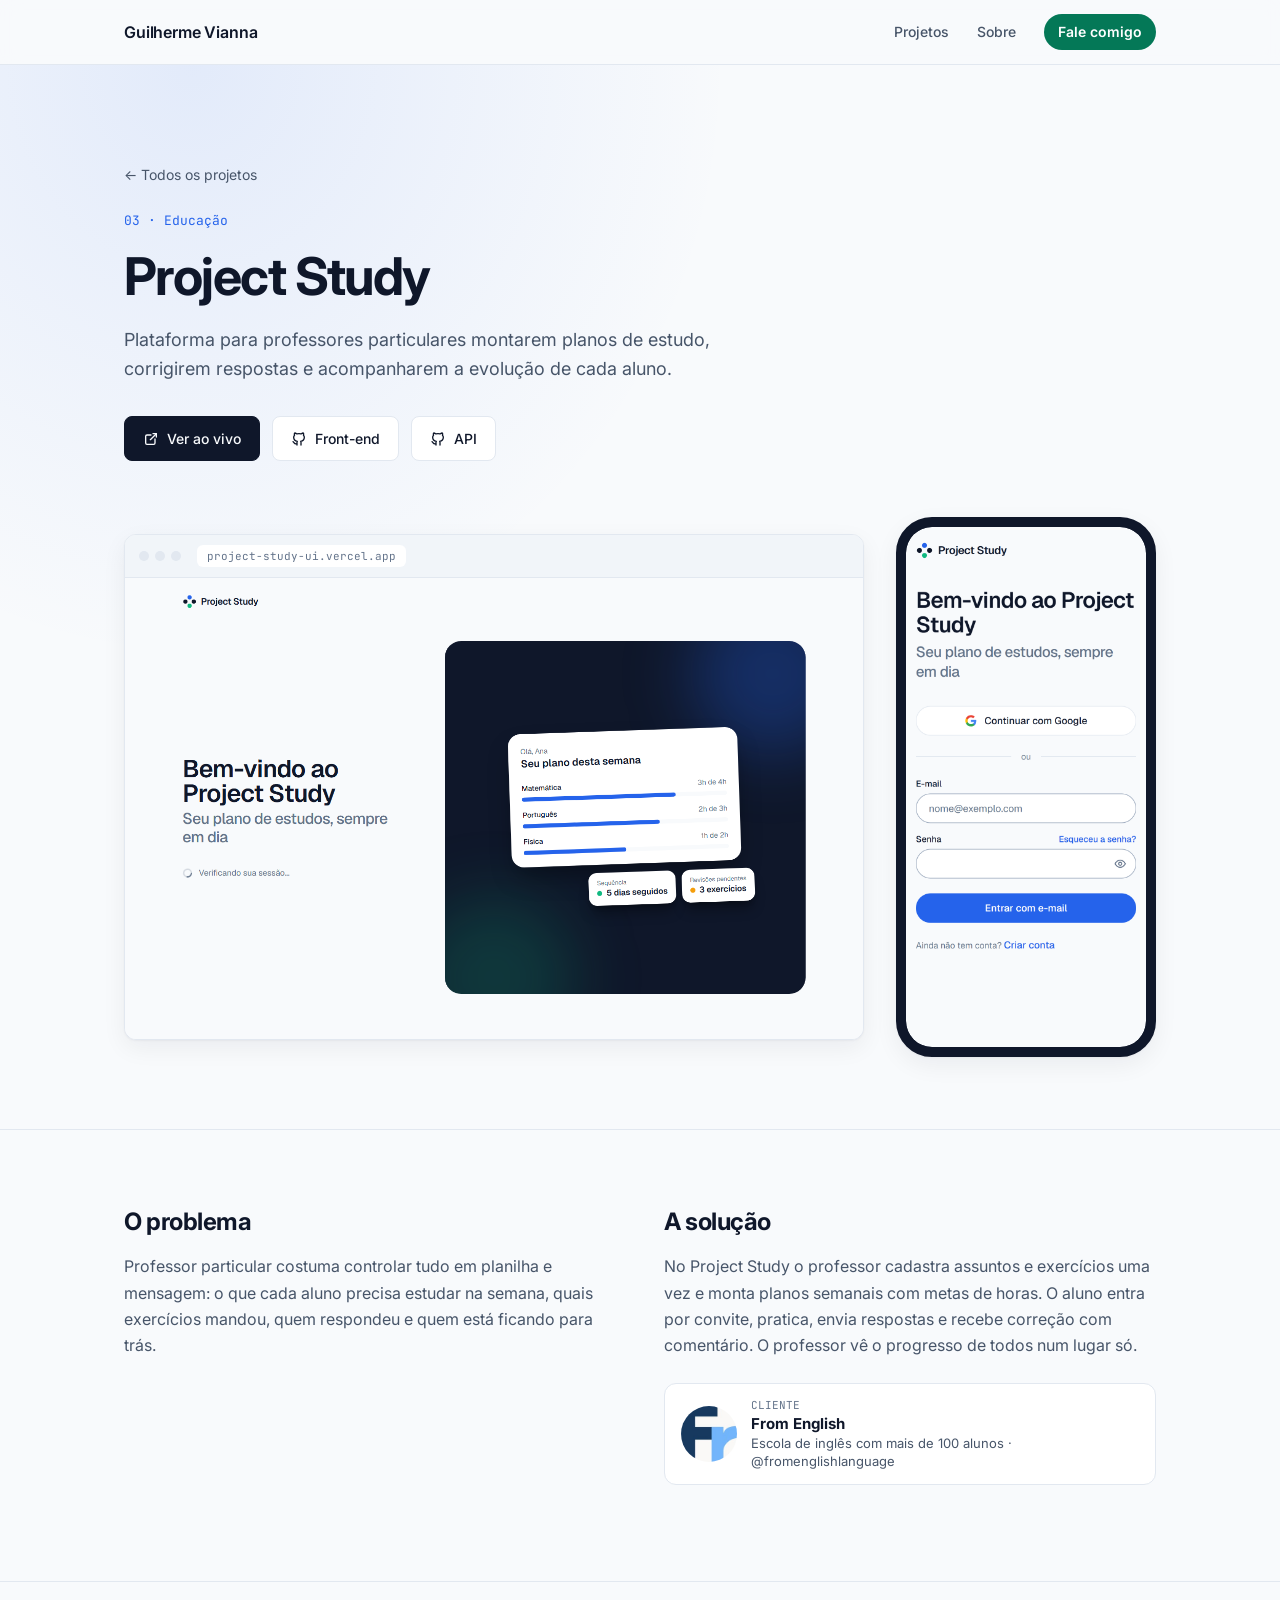
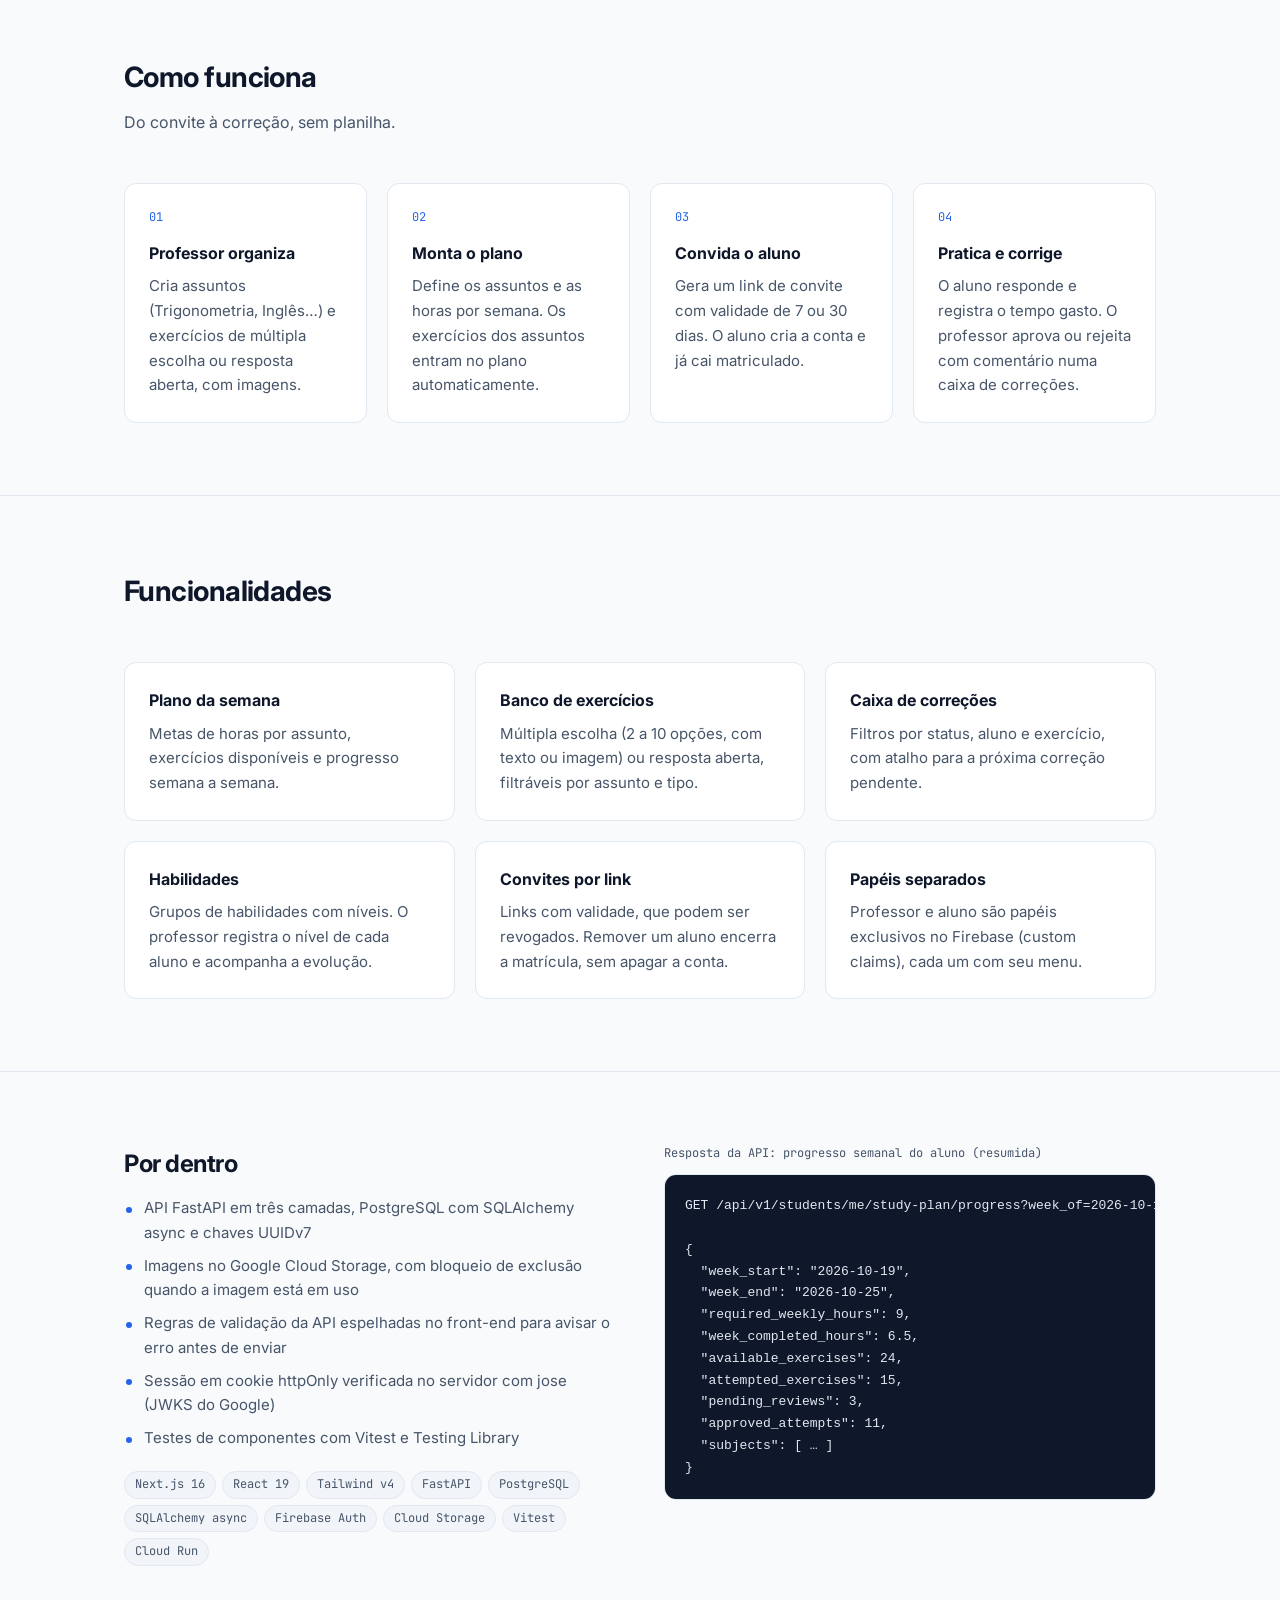
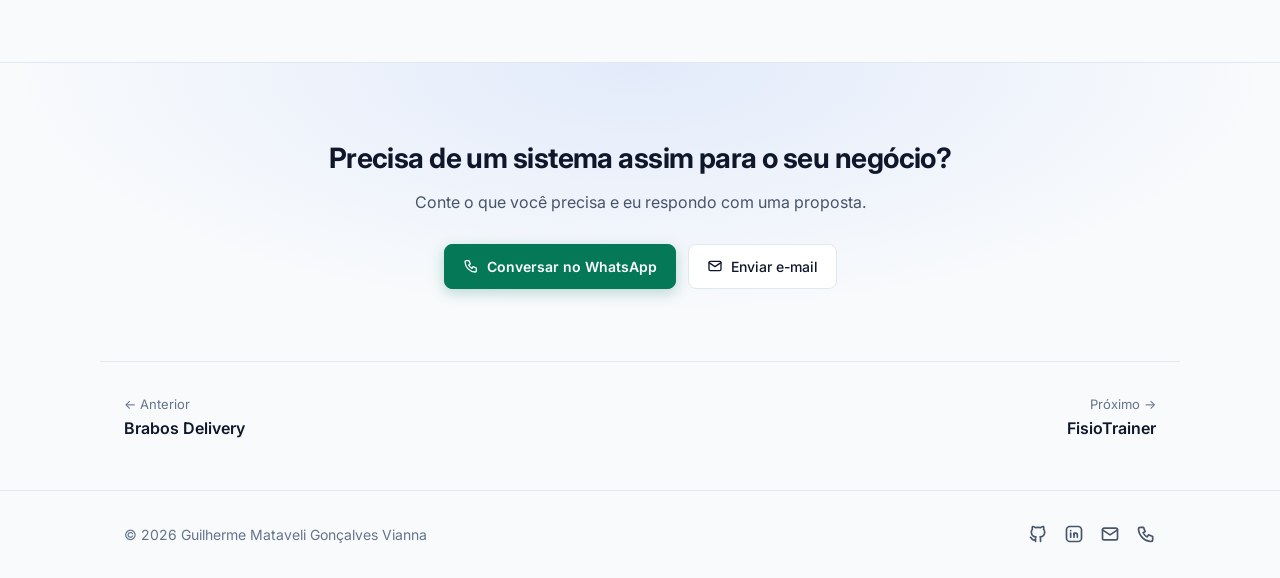
<file: projetos/project-study.html>
<!DOCTYPE html>
<html lang="pt-BR">
  <head>
    <meta charset="UTF-8" />
    <meta name="viewport" content="width=device-width, initial-scale=1.0" />
    <title>Project Study · Guilherme Vianna</title>
    <meta name="description" content="Plataforma para professores particulares montarem planos de estudo, corrigirem respostas e acompanharem a evolução de cada aluno." />
    <link rel="icon" href="../public/eu.jpg" />
    <link rel="stylesheet" href="../style.css" />
  </head>
  <body>
    <svg width="0" height="0" style="position: absolute" aria-hidden="true">
      <symbol id="i-github" viewBox="0 0 24 24" fill="none" stroke="currentColor" stroke-width="2" stroke-linecap="round" stroke-linejoin="round">
        <path d="M9 19c-4.3 1.4 -4.3 -2.5 -6 -3m12 5v-3.5c0 -1 .1 -1.4 -.5 -2c2.8 -.3 5.5 -1.4 5.5 -6a4.6 4.6 0 0 0 -1.3 -3.2a4.2 4.2 0 0 0 -.1 -3.2s-1.1 -.3 -3.5 1.3a12.3 12.3 0 0 0 -6.2 0c-2.4 -1.6 -3.5 -1.3 -3.5 -1.3a4.2 4.2 0 0 0 -.1 3.2a4.6 4.6 0 0 0 -1.3 3.2c0 4.6 2.7 5.7 5.5 6c-.6 .6 -.6 1.2 -.5 2v3.5" />
      </symbol>
      <symbol id="i-linkedin" viewBox="0 0 24 24" fill="none" stroke="currentColor" stroke-width="2" stroke-linecap="round" stroke-linejoin="round">
        <path d="M8 11v5" /><path d="M8 8v.01" /><path d="M12 16v-5" /><path d="M16 16v-3a2 2 0 1 0 -4 0" />
        <path d="M3 7a4 4 0 0 1 4 -4h10a4 4 0 0 1 4 4v10a4 4 0 0 1 -4 4h-10a4 4 0 0 1 -4 -4z" />
      </symbol>
      <symbol id="i-mail" viewBox="0 0 24 24" fill="none" stroke="currentColor" stroke-width="2" stroke-linecap="round" stroke-linejoin="round">
        <path d="M3 7a2 2 0 0 1 2 -2h14a2 2 0 0 1 2 2v10a2 2 0 0 1 -2 2h-14a2 2 0 0 1 -2 -2v-10z" /><path d="M3 7l9 6l9 -6" />
      </symbol>
      <symbol id="i-phone" viewBox="0 0 24 24" fill="none" stroke="currentColor" stroke-width="2" stroke-linecap="round" stroke-linejoin="round">
        <path d="M5 4h4l2 5l-2.5 1.5a11 11 0 0 0 5 5l1.5 -2.5l5 2v4a2 2 0 0 1 -2 2a16 16 0 0 1 -15 -15a2 2 0 0 1 2 -2" />
      </symbol>
      <symbol id="i-external" viewBox="0 0 24 24" fill="none" stroke="currentColor" stroke-width="2" stroke-linecap="round" stroke-linejoin="round">
        <path d="M12 6h-6a2 2 0 0 0 -2 2v10a2 2 0 0 0 2 2h10a2 2 0 0 0 2 -2v-6" /><path d="M11 13l9 -9" /><path d="M15 4h5v5" />
      </symbol>
    </svg>

    <header class="site-header">
      <div class="container">
        <a href="../index.html" class="brand">Guilherme Vianna</a>
        <nav class="nav" aria-label="Principal">
          <a href="../index.html#projetos">Projetos</a>
          <a href="../index.html#sobre">Sobre</a>
          <a href="https://wa.me/5527998751326" class="nav-cta" target="_blank" rel="noopener">Fale comigo</a>
        </nav>
      </div>
    </header>

    <main>
      <div class="hero project-hero">
        <div class="container">
          <a href="../index.html#projetos" class="back">← Todos os projetos</a>
          <p class="eyebrow">03 · Educação</p>
          <h1>Project Study</h1>
          <p class="lead">Plataforma para professores particulares montarem planos de estudo, corrigirem respostas e acompanharem a evolução de cada aluno.</p>
          <div class="actions">
            <a class="btn btn-primary" href="https://project-study-ui.vercel.app/" target="_blank" rel="noopener"><svg><use href="#i-external" /></svg> Ver ao vivo</a>
            <a class="btn" href="https://github.com/Guilherme-Vianna/project-study-ui" target="_blank" rel="noopener"><svg><use href="#i-github" /></svg> Front-end</a>
            <a class="btn" href="https://github.com/Guilherme-Vianna/project-study-api" target="_blank" rel="noopener"><svg><use href="#i-github" /></svg> API</a>
          </div>

        <div class="gallery">
          <a class="browser" href="https://project-study-ui.vercel.app/" target="_blank" rel="noopener">
            <div class="browser-bar"><span></span><span></span><span></span><span class="url">project-study-ui.vercel.app</span></div>
            <img src="../public/projects/study.png" alt="Project Study no computador" width="1440" height="900" />
          </a>
          <figure class="phone">
            <img src="../public/projects/study-mobile.png" alt="Project Study no celular" width="780" height="1688" />
          </figure>
        </div>
        </div>
      </div>

      <section>
        <div class="container split">
          <div>
            <h2>O problema</h2>
            <p>Professor particular costuma controlar tudo em planilha e mensagem: o que cada aluno precisa estudar na semana, quais exercícios mandou, quem respondeu e quem está ficando para trás.</p>
          </div>
          <div>
            <h2>A solução</h2>
            <p>No Project Study o professor cadastra assuntos e exercícios uma vez e monta planos semanais com metas de horas. O aluno entra por convite, pratica, envia respostas e recebe correção com comentário. O professor vê o progresso de todos num lugar só.</p>

          <a class="client" href="https://www.instagram.com/fromenglishlanguage/" target="_blank" rel="noopener">
            <img src="../public/projects/fromenglish.jpg" alt="Logo da From English" width="56" height="56" />
            <span>
              <span class="client-label">Cliente</span>
              <strong>From English</strong>
              <span class="client-role">Escola de inglês com mais de 100 alunos · @fromenglishlanguage</span>
            </span>
          </a>
          </div>
        </div>
      </section>

      <section>
        <div class="container">
          <div class="section-head">
            <h2>Como funciona</h2>
            <p>Do convite à correção, sem planilha.</p>
          </div>
          <ol class="steps">
            <li class="card step"><span class="num">01</span><h4>Professor organiza</h4><p>Cria assuntos (Trigonometria, Inglês…) e exercícios de múltipla escolha ou resposta aberta, com imagens.</p></li>
            <li class="card step"><span class="num">02</span><h4>Monta o plano</h4><p>Define os assuntos e as horas por semana. Os exercícios dos assuntos entram no plano automaticamente.</p></li>
            <li class="card step"><span class="num">03</span><h4>Convida o aluno</h4><p>Gera um link de convite com validade de 7 ou 30 dias. O aluno cria a conta e já cai matriculado.</p></li>
            <li class="card step"><span class="num">04</span><h4>Pratica e corrige</h4><p>O aluno responde e registra o tempo gasto. O professor aprova ou rejeita com comentário numa caixa de correções.</p></li>
          </ol>
        </div>
      </section>

      <section>
        <div class="container">
          <div class="section-head">
            <h2>Funcionalidades</h2>
          </div>
          <div class="feature-grid">
            <div class="card"><h4>Plano da semana</h4><p>Metas de horas por assunto, exercícios disponíveis e progresso semana a semana.</p></div>
            <div class="card"><h4>Banco de exercícios</h4><p>Múltipla escolha (2 a 10 opções, com texto ou imagem) ou resposta aberta, filtráveis por assunto e tipo.</p></div>
            <div class="card"><h4>Caixa de correções</h4><p>Filtros por status, aluno e exercício, com atalho para a próxima correção pendente.</p></div>
            <div class="card"><h4>Habilidades</h4><p>Grupos de habilidades com níveis. O professor registra o nível de cada aluno e acompanha a evolução.</p></div>
            <div class="card"><h4>Convites por link</h4><p>Links com validade, que podem ser revogados. Remover um aluno encerra a matrícula, sem apagar a conta.</p></div>
            <div class="card"><h4>Papéis separados</h4><p>Professor e aluno são papéis exclusivos no Firebase (custom claims), cada um com seu menu.</p></div>
          </div>
        </div>
      </section>

      <section>
        <div class="container split">
          <div>
            <h2>Por dentro</h2>
            <ul class="features"><li>API FastAPI em três camadas, PostgreSQL com SQLAlchemy async e chaves UUIDv7</li><li>Imagens no Google Cloud Storage, com bloqueio de exclusão quando a imagem está em uso</li><li>Regras de validação da API espelhadas no front-end para avisar o erro antes de enviar</li><li>Sessão em cookie httpOnly verificada no servidor com jose (JWKS do Google)</li><li>Testes de componentes com Vitest e Testing Library</li></ul>
            <ul class="stack"><li>Next.js 16</li><li>React 19</li><li>Tailwind v4</li><li>FastAPI</li><li>PostgreSQL</li><li>SQLAlchemy async</li><li>Firebase Auth</li><li>Cloud Storage</li><li>Vitest</li><li>Cloud Run</li></ul>
          </div>
          <div>
            <p class="code-label">Resposta da API: progresso semanal do aluno (resumida)</p>
            <pre class="code"><code>GET /api/v1/students/me/study-plan/progress?week_of=2026-10-19

{
  &quot;week_start&quot;: &quot;2026-10-19&quot;,
  &quot;week_end&quot;: &quot;2026-10-25&quot;,
  &quot;required_weekly_hours&quot;: 9,
  &quot;week_completed_hours&quot;: 6.5,
  &quot;available_exercises&quot;: 24,
  &quot;attempted_exercises&quot;: 15,
  &quot;pending_reviews&quot;: 3,
  &quot;approved_attempts&quot;: 11,
  &quot;subjects&quot;: [ … ]
}</code></pre>
          </div>
        </div>
      </section>

      <section class="cta-band">
        <div class="container">
          <h2>Precisa de um sistema assim para o seu negócio?</h2>
          <p>Conte o que você precisa e eu respondo com uma proposta.</p>
          <div class="actions">
            <a href="https://wa.me/5527998751326" class="btn btn-cta" target="_blank" rel="noopener"><svg><use href="#i-phone" /></svg> Conversar no WhatsApp</a>
            <a href="mailto:mataveli91@gmail.com" class="btn"><svg><use href="#i-mail" /></svg> Enviar e-mail</a>
          </div>
        </div>
      </section>

      <nav class="pager container" aria-label="Outros projetos">
        <a href="brabos-delivery.html"><span>← Anterior</span>Brabos Delivery</a>
        <a href="fisiotrainer.html" class="next"><span>Próximo →</span>FisioTrainer</a>
      </nav>
    </main>

    <footer class="site-footer">
      <div class="container">
        <span>© <span id="year">2026</span> Guilherme Mataveli Gonçalves Vianna</span>
        <div class="social">
          <a href="https://github.com/Guilherme-Vianna" aria-label="GitHub" target="_blank" rel="noopener"><svg><use href="#i-github" /></svg></a>
          <a href="https://www.linkedin.com/in/guilhermemataveli/" aria-label="LinkedIn" target="_blank" rel="noopener"><svg><use href="#i-linkedin" /></svg></a>
          <a href="mailto:mataveli91@gmail.com" aria-label="E-mail"><svg><use href="#i-mail" /></svg></a>
          <a href="https://wa.me/5527998751326" aria-label="WhatsApp (27) 99875-1326" target="_blank" rel="noopener"><svg><use href="#i-phone" /></svg></a>
        </div>
      </div>
    </footer>
    <script>
      document.getElementById("year").textContent = new Date().getFullYear();
    </script>
  </body>
</html>
</file>
<file: style.css>
@import url("https://fonts.googleapis.com/css2?family=Inter:wght@400;500;600;700&family=JetBrains+Mono:wght@400;500&display=swap");

:root {
  --bg: #f8fafc;
  --surface: #ffffff;
  --text: #0f172a;
  --muted: #475569;
  --subtle: #64748b;
  --border: #e2e8f0;
  --accent: #2563eb;
  --accent-soft: #eff6ff;
  --cta: #047857;
  --cta-hover: #065f46;
  --cta-text: #ffffff;
  --chip: #f1f5f9;
  --glow: rgb(37 99 235 / 0.10);
  --shadow: 0 1px 2px rgb(15 23 42 / 0.04), 0 8px 24px rgb(15 23 42 / 0.06);
  --max: 1080px;
  --mono: "JetBrains Mono", ui-monospace, monospace;
  color-scheme: light;
}

@media (prefers-color-scheme: dark) {
  :root {
    --bg: #0b1120;
    --surface: #111a2e;
    --text: #e2e8f0;
    --muted: #94a3b8;
    --subtle: #7c8aa0;
    --border: #1e293b;
    --accent: #60a5fa;
    --accent-soft: #13213d;
    --cta: #34d399;
    --cta-hover: #6ee7b7;
    --cta-text: #052e22;
    --chip: #15203a;
    --glow: rgb(96 165 250 / 0.12);
    --shadow: 0 1px 2px rgb(0 0 0 / 0.3), 0 8px 24px rgb(0 0 0 / 0.35);
    color-scheme: dark;
  }
}

*,
*::before,
*::after {
  box-sizing: border-box;
}

html {
  scroll-behavior: smooth;
  scroll-padding-top: 80px;
}

body {
  margin: 0;
  font-family: "Inter", system-ui, sans-serif;
  font-size: 16px;
  line-height: 1.65;
  background: var(--bg);
  color: var(--text);
  -webkit-font-smoothing: antialiased;
}

img {
  max-width: 100%;
  display: block;
}

a {
  color: inherit;
}

.container {
  max-width: var(--max);
  margin: 0 auto;
  padding: 0 24px;
}

/* Header */
.site-header {
  position: sticky;
  top: 0;
  z-index: 10;
  background: color-mix(in srgb, var(--bg) 85%, transparent);
  backdrop-filter: blur(10px);
  border-bottom: 1px solid var(--border);
}

.site-header .container {
  display: flex;
  align-items: center;
  justify-content: space-between;
  height: 64px;
}

.brand {
  font-weight: 600;
  text-decoration: none;
  letter-spacing: -0.01em;
}

.nav {
  display: flex;
  gap: 28px;
}

.nav a {
  text-decoration: none;
  color: var(--muted);
  font-size: 14px;
  font-weight: 500;
}

.nav a:hover {
  color: var(--text);
}

.nav {
  align-items: center;
}

.nav a.nav-cta {
  background: var(--cta);
  color: var(--cta-text);
  padding: 6px 14px;
  border-radius: 999px;
  font-weight: 600;
}

.nav a.nav-cta:hover {
  background: var(--cta-hover);
  color: var(--cta-text);
}

/* Hero */
.hero {
  padding: 96px 0 72px;
  background: radial-gradient(60% 80% at 15% 0%, var(--glow), transparent 70%);
}

.hero .container {
  display: grid;
  grid-template-columns: 1fr auto;
  gap: 48px;
  align-items: center;
}

.eyebrow {
  font-family: var(--mono);
  font-size: 13px;
  color: var(--accent);
  margin: 0 0 16px;
}

.hero h1 {
  font-size: clamp(36px, 5vw, 52px);
  line-height: 1.1;
  letter-spacing: -0.03em;
  margin: 0 0 20px;
  font-weight: 700;
}

.hero p.lead {
  font-size: 18px;
  color: var(--muted);
  max-width: 620px;
  margin: 0 0 32px;
}

.hero-photo {
  width: 220px;
  height: 220px;
  border-radius: 50%;
  object-fit: cover;
  border: 1px solid var(--border);
  box-shadow: var(--shadow);
}

.actions {
  display: flex;
  flex-wrap: wrap;
  gap: 12px;
}

.btn {
  display: inline-flex;
  align-items: center;
  gap: 8px;
  padding: 10px 18px;
  border-radius: 8px;
  font-size: 14px;
  font-weight: 500;
  text-decoration: none;
  border: 1px solid var(--border);
  background: var(--surface);
  transition: border-color 0.15s, transform 0.15s;
}

.btn:hover {
  border-color: var(--subtle);
}

.btn-primary {
  background: var(--text);
  color: var(--bg);
  border-color: var(--text);
}

.btn-primary:hover {
  opacity: 0.88;
  border-color: var(--text);
}

.btn-cta {
  background: var(--cta);
  color: var(--cta-text);
  border-color: var(--cta);
  font-weight: 600;
  box-shadow: 0 4px 14px rgb(4 120 87 / 0.25);
}

.btn-cta:hover {
  background: var(--cta-hover);
  border-color: var(--cta-hover);
}

.btn svg {
  width: 16px;
  height: 16px;
}

/* Sections */
section {
  padding: 72px 0;
  border-top: 1px solid var(--border);
}

.section-head {
  margin-bottom: 48px;
}

.section-head h2 {
  font-size: 28px;
  letter-spacing: -0.02em;
  margin: 0 0 8px;
}

.section-head p {
  color: var(--muted);
  margin: 0;
  max-width: 640px;
}

/* Projects */
.project {
  display: grid;
  grid-template-columns: 1.15fr 1fr;
  gap: 48px;
  align-items: start;
  padding: 48px 0;
}

.project + .project {
  border-top: 1px dashed var(--border);
}

.project:nth-of-type(even) .project-media {
  order: 2;
}

.browser {
  border: 1px solid var(--border);
  border-radius: 12px;
  overflow: hidden;
  background: var(--surface);
  box-shadow: var(--shadow);
  text-decoration: none;
  display: block;
  transition: transform 0.2s;
}

a.browser:hover {
  transform: translateY(-3px);
}

.browser-bar {
  display: flex;
  align-items: center;
  gap: 6px;
  padding: 10px 14px;
  border-bottom: 1px solid var(--border);
  background: var(--chip);
}

.browser-bar span {
  width: 10px;
  height: 10px;
  border-radius: 50%;
  background: var(--border);
}

.browser-bar .url {
  width: auto;
  height: auto;
  border-radius: 6px;
  background: var(--surface);
  margin-left: 10px;
  padding: 2px 10px;
  font-family: var(--mono);
  font-size: 11px;
  color: var(--subtle);
  white-space: nowrap;
  overflow: hidden;
  text-overflow: ellipsis;
}

.browser img {
  aspect-ratio: 16 / 10;
  object-fit: cover;
  object-position: top;
  width: 100%;
  height: auto;
}

.logo-media {
  aspect-ratio: 16 / 10;
  display: grid;
  place-items: center;
  background: #fff;
  padding: 48px;
}

.logo-media img {
  max-height: 180px;
  width: auto;
  height: auto;
}

.project-tag {
  font-family: var(--mono);
  font-size: 12px;
  color: var(--accent);
  margin: 0 0 8px;
}

.project h3 {
  font-size: 24px;
  letter-spacing: -0.02em;
  margin: 0 0 12px;
}

.project p {
  color: var(--muted);
  margin: 0 0 16px;
}

.features {
  list-style: none;
  padding: 0;
  margin: 0 0 20px;
  display: grid;
  gap: 8px;
}

.features li {
  position: relative;
  padding-left: 20px;
  font-size: 15px;
  color: var(--muted);
}

.features li::before {
  content: "";
  position: absolute;
  left: 2px;
  top: 0.7em;
  width: 6px;
  height: 6px;
  border-radius: 50%;
  background: var(--accent);
}

.stack {
  display: flex;
  flex-wrap: wrap;
  gap: 6px;
  margin: 0 0 24px;
  padding: 0;
  list-style: none;
}

.stack li {
  font-family: var(--mono);
  font-size: 12px;
  padding: 3px 10px;
  border-radius: 999px;
  background: var(--chip);
  border: 1px solid var(--border);
  color: var(--muted);
}

.client {
  margin-bottom: 24px;
  display: flex;
  align-items: center;
  gap: 14px;
  padding: 14px 16px;
  border: 1px solid var(--border);
  border-radius: 12px;
  background: var(--surface);
  text-decoration: none;
  transition: border-color 0.15s;
}

.client:hover {
  border-color: var(--subtle);
}

.client img {
  width: 56px;
  height: 56px;
  border-radius: 50%;
  object-fit: cover;
  flex-shrink: 0;
}

.client > span {
  display: flex;
  flex-direction: column;
  min-width: 0;
  line-height: 1.4;
}

.client-label {
  font-family: var(--mono);
  font-size: 11px;
  color: var(--subtle);
  text-transform: uppercase;
}

.client strong {
  font-size: 15px;
}

.client-role {
  font-size: 13px;
  color: var(--muted);
}

.links {
  display: flex;
  flex-wrap: wrap;
  gap: 10px;
}

.links .btn {
  padding: 8px 14px;
  font-size: 13px;
}

.card {
  background: var(--surface);
  border: 1px solid var(--border);
  border-radius: 12px;
  padding: 24px;
}

.card h4 {
  margin: 0 0 8px;
  font-size: 16px;
}

.card p {
  margin: 0;
  color: var(--muted);
  font-size: 15px;
}

.card .num {
  font-family: var(--mono);
  font-size: 12px;
  color: var(--subtle);
  display: block;
  margin-bottom: 12px;
}

/* Other projects */
.others {
  display: grid;
  grid-template-columns: minmax(0, 520px);
  gap: 20px;
}

a.card {
  text-decoration: none;
  transition: border-color 0.15s;
  display: flex;
  flex-direction: column;
}

a.card:hover {
  border-color: var(--subtle);
}

a.card .more {
  margin-top: auto;
  padding-top: 16px;
  font-size: 13px;
  font-weight: 500;
  color: var(--accent);
}

/* About */
.about {
  display: grid;
  grid-template-columns: 1fr 1fr;
  gap: 48px;
}

.about p {
  color: var(--muted);
  margin: 0 0 16px;
}

.skills dt {
  font-size: 13px;
  font-weight: 600;
  margin-bottom: 8px;
}

.skills dd {
  margin: 0 0 20px;
}

/* Footer */
.site-footer {
  border-top: 1px solid var(--border);
  padding: 32px 0;
  color: var(--subtle);
  font-size: 14px;
}

.site-footer .container {
  display: flex;
  justify-content: space-between;
  align-items: center;
  gap: 16px;
  flex-wrap: wrap;
}

.social {
  display: flex;
  gap: 16px;
}

.social a {
  color: var(--muted);
  display: inline-flex;
}

.social a:hover {
  color: var(--text);
}

.social svg {
  width: 20px;
  height: 20px;
}

@media (max-width: 860px) {
  .hero {
    padding: 56px 0 48px;
  }

  .hero .container,
  .project,
  .about {
    grid-template-columns: 1fr;
  }

  .hero-photo {
    width: 120px;
    height: 120px;
    order: -1;
  }

  .project {
    gap: 28px;
  }

  .project:nth-of-type(even) .project-media {
    order: 0;
  }

  .others {
    grid-template-columns: 1fr;
  }
}

@media (max-width: 520px) {
  .container {
    padding: 0 16px;
  }

  .nav {
    gap: 16px;
  }

  .nav a.hide-sm {
    display: none;
  }
}

@media (prefers-reduced-motion: reduce) {
  html {
    scroll-behavior: auto;
  }

  .browser,
  .btn {
    transition: none;
  }
}

.project h3 a {
  text-decoration: none;
}

.project h3 a:hover {
  color: var(--accent);
}

/* Project pages */
.project-hero .container {
  display: block;
}

.back {
  display: inline-block;
  margin-bottom: 24px;
  font-size: 14px;
  color: var(--muted);
  text-decoration: none;
}

.back:hover {
  color: var(--text);
}

.project-hero .lead {
  max-width: 720px;
}

.gallery {
  display: grid;
  grid-template-columns: 1fr 260px;
  gap: 32px;
  align-items: center;
  margin-top: 56px;
}

.gallery-single {
  grid-template-columns: minmax(0, 720px);
}

.phone {
  margin: 0;
  border: 10px solid #0f172a;
  border-radius: 36px;
  overflow: hidden;
  box-shadow: var(--shadow);
  background: #0f172a;
}

.phone img {
  width: 100%;
  height: auto;
  border-radius: 26px;
}

.split {
  display: grid;
  grid-template-columns: 1fr 1fr;
  gap: 48px;
}

.split > *,
.gallery > *,
.steps > *,
.feature-grid > * {
  min-width: 0;
}

.split h2 {
  font-size: 24px;
  letter-spacing: -0.02em;
  margin: 0 0 12px;
}

.split p {
  color: var(--muted);
  margin: 0 0 24px;
}

.steps {
  list-style: none;
  padding: 0;
  margin: 0;
  display: grid;
  grid-template-columns: repeat(4, 1fr);
  gap: 20px;
  counter-reset: none;
}

.step .num {
  color: var(--accent);
}

.feature-grid {
  display: grid;
  grid-template-columns: repeat(3, 1fr);
  gap: 20px;
}

.code-label {
  font-family: var(--mono);
  font-size: 12px;
  color: var(--subtle);
  margin: 0 0 10px !important;
}

.code {
  margin: 0;
  padding: 20px;
  border-radius: 12px;
  background: #0f172a;
  color: #e2e8f0;
  border: 1px solid var(--border);
  font-family: var(--mono);
  font-size: 13px;
  line-height: 1.6;
  overflow-x: auto;
}

.cta-band {
  text-align: center;
  background: radial-gradient(70% 120% at 50% 0%, var(--glow), transparent 70%);
}

.cta-band h2 {
  font-size: 28px;
  letter-spacing: -0.02em;
  margin: 0 0 8px;
}

.cta-band p {
  color: var(--muted);
  margin: 0 0 28px;
}

.cta-band .actions {
  justify-content: center;
}

.pager {
  display: flex;
  justify-content: space-between;
  gap: 16px;
  padding-top: 32px;
  padding-bottom: 48px;
  border-top: 1px solid var(--border);
}

.pager a {
  display: flex;
  flex-direction: column;
  text-decoration: none;
  font-weight: 600;
}

.pager a span {
  font-size: 13px;
  font-weight: 400;
  color: var(--subtle);
}

.pager a:hover {
  color: var(--accent);
}

.pager .next {
  text-align: right;
}

@media (max-width: 860px) {
  .gallery,
  .split,
  .feature-grid {
    grid-template-columns: 1fr;
  }

  .phone {
    max-width: 260px;
    margin: 0 auto;
  }

  .steps {
    grid-template-columns: 1fr 1fr;
  }
}

@media (max-width: 520px) {
  .steps {
    grid-template-columns: 1fr;
  }
}
</file>
